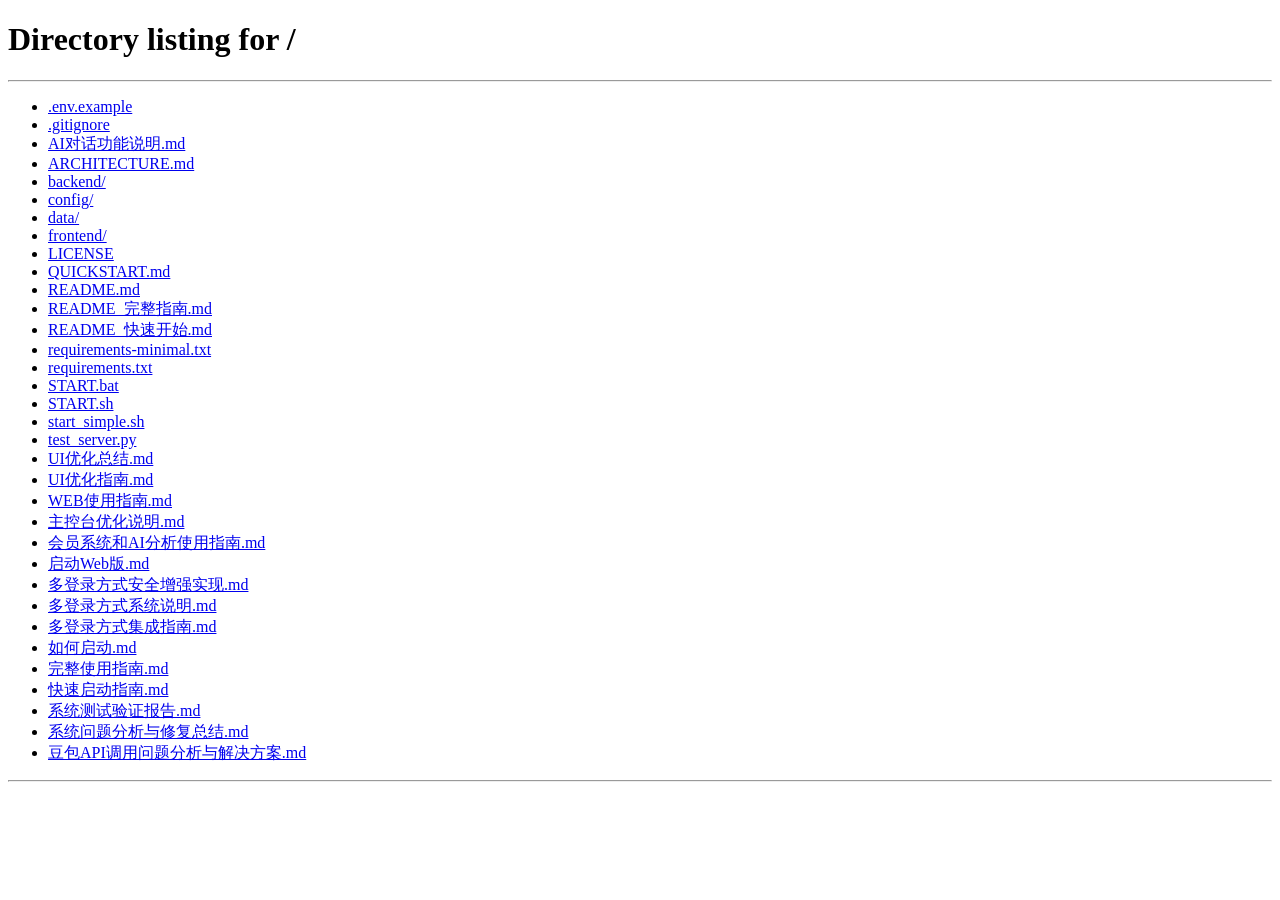
<file: frontend/public/account_settings.html>
<!DOCTYPE html>
<html lang="zh-CN">
<head>
    <meta charset="UTF-8">
    <meta name="viewport" content="width=device-width, initial-scale=1.0">
    <title>账号设置 - AI陪伴学习系统</title>
    <link rel="stylesheet" href="styles/design-system.css">
    <style>
        * {
            margin: 0;
            padding: 0;
            box-sizing: border-box;
        }

        body {
            font-family: -apple-system, BlinkMacSystemFont, "Segoe UI", "PingFang SC", sans-serif;
            background: #f5f5f5;
            padding: 20px;
        }

        .container {
            max-width: 900px;
            margin: 0 auto;
        }

        .header {
            background: white;
            padding: 30px;
            border-radius: 12px;
            box-shadow: 0 2px 8px rgba(0,0,0,0.1);
            margin-bottom: 20px;
        }

        .header h1 {
            color: #333;
            margin-bottom: 10px;
        }

        .header p {
            color: #666;
        }

        .card {
            background: white;
            padding: 30px;
            border-radius: 12px;
            box-shadow: 0 2px 8px rgba(0,0,0,0.1);
            margin-bottom: 20px;
        }

        .card h2 {
            color: #333;
            margin-bottom: 20px;
            padding-bottom: 10px;
            border-bottom: 2px solid #f0f0f0;
        }

        .account-item {
            display: flex;
            align-items: center;
            justify-content: space-between;
            padding: 15px;
            border: 2px solid #e0e0e0;
            border-radius: 8px;
            margin-bottom: 15px;
            transition: all 0.3s;
        }

        .account-item:hover {
            border-color: #667eea;
            background: #f8f9ff;
        }

        .account-item.linked {
            border-color: #4caf50;
            background: #f1f8f4;
        }

        .account-info {
            display: flex;
            align-items: center;
            gap: 15px;
        }

        .account-icon {
            width: 48px;
            height: 48px;
            border-radius: 50%;
            background: linear-gradient(135deg, #667eea 0%, #764ba2 100%);
            display: flex;
            align-items: center;
            justify-content: center;
            color: white;
            font-size: 24px;
        }

        .account-icon.phone {
            background: linear-gradient(135deg, #f093fb 0%, #f5576c 100%);
        }

        .account-icon.email {
            background: linear-gradient(135deg, #4facfe 0%, #00f2fe 100%);
        }

        .account-icon.wechat {
            background: linear-gradient(135deg, #07c160 0%, #4cd964 100%);
        }

        .account-details {
            flex: 1;
        }

        .account-name {
            font-weight: 600;
            color: #333;
            margin-bottom: 5px;
        }

        .account-value {
            color: #666;
            font-size: 14px;
        }

        .account-status {
            padding: 4px 12px;
            border-radius: 12px;
            font-size: 12px;
            font-weight: 500;
        }

        .status-linked {
            background: #e8f5e9;
            color: #2e7d32;
        }

        .status-unlinked {
            background: #fef1e6;
            color: #e65100;
        }

        .btn {
            padding: 8px 16px;
            border: none;
            border-radius: 6px;
            cursor: pointer;
            font-size: 14px;
            transition: all 0.3s;
        }

        .btn-primary {
            background: #667eea;
            color: white;
        }

        .btn-primary:hover {
            background: #5568d3;
        }

        .btn-danger {
            background: #f44336;
            color: white;
        }

        .btn-danger:hover {
            background: #d32f2f;
        }

        .btn:disabled {
            opacity: 0.5;
            cursor: not-allowed;
        }

        .form-group {
            margin-bottom: 20px;
        }

        .form-group label {
            display: block;
            margin-bottom: 8px;
            color: #333;
            font-weight: 500;
        }

        .form-group input {
            width: 100%;
            padding: 12px;
            border: 2px solid #e0e0e0;
            border-radius: 8px;
            font-size: 16px;
        }

        .form-group input:focus {
            outline: none;
            border-color: #667eea;
        }

        .input-group {
            display: flex;
            gap: 10px;
        }

        .input-group input {
            flex: 1;
        }

        .modal {
            display: none;
            position: fixed;
            top: 0;
            left: 0;
            width: 100%;
            height: 100%;
            background: rgba(0,0,0,0.5);
            z-index: 1000;
            align-items: center;
            justify-content: center;
        }

        .modal.active {
            display: flex;
        }

        .modal-content {
            background: white;
            padding: 30px;
            border-radius: 12px;
            max-width: 500px;
            width: 90%;
        }

        .modal-header {
            margin-bottom: 20px;
        }

        .modal-header h3 {
            color: #333;
        }

        .modal-footer {
            display: flex;
            gap: 10px;
            justify-content: flex-end;
            margin-top: 20px;
        }

        .message {
            padding: 12px;
            border-radius: 8px;
            margin-bottom: 20px;
            display: none;
        }

        .message.error {
            background: #fee;
            border: 1px solid #fcc;
            color: #c33;
        }

        .message.success {
            background: #efe;
            border: 1px solid #cfc;
            color: #3c3;
        }

        .message.show {
            display: block;
        }

        .back-link {
            display: inline-block;
            margin-bottom: 20px;
            color: #667eea;
            text-decoration: none;
            font-weight: 500;
        }

        .back-link:hover {
            text-decoration: underline;
        }
    </style>
</head>
<body>
    <div class="container">
        <a href="/student" class="back-link">← 返回主页</a>

        <div class="header">
            <h1>账号设置</h1>
            <p>管理您的登录方式，绑定多个账号以便更方便地登录</p>
        </div>

        <div id="messageBox" class="message"></div>

        <div class="card">
            <h2>已关联账号</h2>

            <!-- 手机号 -->
            <div class="account-item" id="phoneAccount">
                <div class="account-info">
                    <div class="account-icon phone">📱</div>
                    <div class="account-details">
                        <div class="account-name">手机号</div>
                        <div class="account-value" id="phoneValue">未绑定</div>
                    </div>
                </div>
                <div>
                    <span class="account-status status-unlinked" id="phoneStatus">未绑定</span>
                    <button class="btn btn-primary" onclick="showBindPhoneModal()" id="phoneBindBtn">绑定</button>
                    <button class="btn btn-danger" onclick="unbindAccount('phone')" id="phoneUnbindBtn" style="display: none;">解绑</button>
                </div>
            </div>

            <!-- 邮箱 -->
            <div class="account-item" id="emailAccount">
                <div class="account-info">
                    <div class="account-icon email">📧</div>
                    <div class="account-details">
                        <div class="account-name">邮箱</div>
                        <div class="account-value" id="emailValue">未绑定</div>
                    </div>
                </div>
                <div>
                    <span class="account-status status-unlinked" id="emailStatus">未绑定</span>
                    <button class="btn btn-primary" onclick="showBindEmailModal()" id="emailBindBtn">绑定</button>
                    <button class="btn btn-danger" onclick="unbindAccount('email')" id="emailUnbindBtn" style="display: none;">解绑</button>
                </div>
            </div>

            <!-- 微信H5 -->
            <div class="account-item" id="wechatH5Account">
                <div class="account-info">
                    <div class="account-icon wechat">🔐</div>
                    <div class="account-details">
                        <div class="account-name">微信网页</div>
                        <div class="account-value" id="wechatH5Value">未绑定</div>
                    </div>
                </div>
                <div>
                    <span class="account-status status-unlinked" id="wechatH5Status">未绑定</span>
                    <button class="btn btn-primary" onclick="bindWeChatH5()" id="wechatH5BindBtn">绑定</button>
                    <button class="btn btn-danger" onclick="unbindAccount('wechat_h5')" id="wechatH5UnbindBtn" style="display: none;">解绑</button>
                </div>
            </div>

            <!-- 微信小程序 -->
            <div class="account-item" id="wechatMiniAccount">
                <div class="account-info">
                    <div class="account-icon wechat">📱</div>
                    <div class="account-details">
                        <div class="account-name">微信小程序</div>
                        <div class="account-value" id="wechatMiniValue">未绑定</div>
                    </div>
                </div>
                <div>
                    <span class="account-status status-unlinked" id="wechatMiniStatus">未绑定</span>
                    <button class="btn btn-primary" onclick="bindWeChatMini()" id="wechatMiniBindBtn">绑定</button>
                    <button class="btn btn-danger" onclick="unbindAccount('wechat_mini')" id="wechatMiniUnbindBtn" style="display: none;">解绑</button>
                </div>
            </div>
        </div>

        <div class="card">
            <h2>安全提示</h2>
            <ul style="color: #666; line-height: 1.8; padding-left: 20px;">
                <li>建议至少绑定两种登录方式，避免无法登录</li>
                <li>解绑账号前请确保还有其他可用的登录方式</li>
                <li>绑定手机号后可以使用验证码快速登录</li>
                <li>微信登录需要联系管理员配置</li>
            </ul>
        </div>
    </div>

    <!-- 绑定手机号弹窗 -->
    <div id="bindPhoneModal" class="modal">
        <div class="modal-content">
            <div class="modal-header">
                <h3>绑定手机号</h3>
            </div>

            <div class="form-group">
                <label>手机号</label>
                <input type="tel" id="bindPhoneNumber" placeholder="请输入手机号">
            </div>

            <div class="form-group">
                <label>验证码</label>
                <div class="input-group">
                    <input type="text" id="bindPhoneCode" placeholder="请输入验证码">
                    <button class="btn btn-primary" onclick="sendBindSMS()" id="bindPhoneSendBtn">发送验证码</button>
                </div>
            </div>

            <div class="modal-footer">
                <button class="btn" onclick="closeModal('bindPhoneModal')">取消</button>
                <button class="btn btn-primary" onclick="handleBindPhone()">确认绑定</button>
            </div>
        </div>
    </div>

    <!-- 绑定邮箱弹窗 -->
    <div id="bindEmailModal" class="modal">
        <div class="modal-content">
            <div class="modal-header">
                <h3>绑定邮箱</h3>
            </div>

            <div class="form-group">
                <label>邮箱地址</label>
                <input type="email" id="bindEmailAddress" placeholder="请输入邮箱">
            </div>

            <div class="form-group">
                <label>密码</label>
                <input type="password" id="bindEmailPassword" placeholder="设置此邮箱的登录密码">
            </div>

            <div class="modal-footer">
                <button class="btn" onclick="closeModal('bindEmailModal')">取消</button>
                <button class="btn btn-primary" onclick="handleBindEmail()">确认绑定</button>
            </div>
        </div>
    </div>

    <script>
        const token = localStorage.getItem('token');
        let smsCountdown = 0;

        // 页面加载时获取账号信息
        window.onload = () => {
            if (!token) {
                window.location.href = '/';
                return;
            }
            loadAccounts();
        };

        // 加载账号信息
        async function loadAccounts() {
            try {
                const response = await fetch('/api/auth/accounts', {
                    headers: {'Authorization': `Bearer ${token}`}
                });

                const result = await response.json();

                if (result.success) {
                    updateAccountDisplay(result.data.accounts);
                } else {
                    showMessage('error', '加载账号信息失败');
                }
            } catch (error) {
                console.error('加载账号错误:', error);
                showMessage('error', '网络错误，请刷新重试');
            }
        }

        // 更新账号显示
        function updateAccountDisplay(accounts) {
            // 重置所有账号显示
            const types = ['phone', 'email', 'wechat_h5', 'wechat_mini'];
            types.forEach(type => {
                updateSingleAccount(type, null);
            });

            // 更新已绑定的账号
            accounts.forEach(account => {
                updateSingleAccount(account.auth_type, account.auth_identifier);
            });
        }

        // 更新单个账号显示
        function updateSingleAccount(type, identifier) {
            const typeMap = {
                'phone': 'phone',
                'email': 'email',
                'wechat_h5': 'wechatH5',
                'wechat_mini': 'wechatMini'
            };

            const id = typeMap[type];
            if (!id) return;

            const valueEl = document.getElementById(`${id}Value`);
            const statusEl = document.getElementById(`${id}Status`);
            const bindBtn = document.getElementById(`${id}BindBtn`);
            const unbindBtn = document.getElementById(`${id}UnbindBtn`);
            const accountItem = document.getElementById(`${id}Account`);

            if (identifier) {
                // 已绑定
                valueEl.textContent = maskSensitive(identifier, type);
                statusEl.textContent = '已绑定';
                statusEl.className = 'account-status status-linked';
                bindBtn.style.display = 'none';
                unbindBtn.style.display = 'inline-block';
                accountItem.classList.add('linked');
            } else {
                // 未绑定
                valueEl.textContent = '未绑定';
                statusEl.textContent = '未绑定';
                statusEl.className = 'account-status status-unlinked';
                bindBtn.style.display = 'inline-block';
                unbindBtn.style.display = 'none';
                accountItem.classList.remove('linked');
            }
        }

        // 脱敏显示
        function maskSensitive(value, type) {
            if (type === 'phone') {
                return value.replace(/(\d{3})\d{4}(\d{4})/, '$1****$2');
            } else if (type === 'email') {
                const [name, domain] = value.split('@');
                if (name.length > 3) {
                    return name.substring(0, 3) + '***@' + domain;
                }
                return value;
            }
            return value;
        }

        // 显示绑定手机号弹窗
        function showBindPhoneModal() {
            document.getElementById('bindPhoneModal').classList.add('active');
        }

        // 显示绑定邮箱弹窗
        function showBindEmailModal() {
            document.getElementById('bindEmailModal').classList.add('active');
        }

        // 关闭弹窗
        function closeModal(modalId) {
            document.getElementById(modalId).classList.remove('active');
        }

        // 发送绑定手机验证码
        async function sendBindSMS() {
            const phoneNumber = document.getElementById('bindPhoneNumber').value.trim();

            if (!phoneNumber) {
                showMessage('error', '请输入手机号');
                return;
            }

            const btn = document.getElementById('bindPhoneSendBtn');
            btn.disabled = true;

            try {
                const response = await fetch('/api/auth/sms/send', {
                    method: 'POST',
                    headers: {'Content-Type': 'application/json'},
                    body: JSON.stringify({ phone_number: phoneNumber, purpose: 'bind' })
                });

                const result = await response.json();

                if (result.success) {
                    showMessage('success', '验证码已发送');
                    startCountdown(btn);
                } else {
                    showMessage('error', result.message || '发送失败');
                    btn.disabled = false;
                }
            } catch (error) {
                console.error('发送验证码错误:', error);
                showMessage('error', '网络错误');
                btn.disabled = false;
            }
        }

        // 倒计时
        function startCountdown(btn) {
            smsCountdown = 60;
            updateCountdown(btn);
        }

        function updateCountdown(btn) {
            if (smsCountdown > 0) {
                btn.textContent = `${smsCountdown}秒后重发`;
                smsCountdown--;
                setTimeout(() => updateCountdown(btn), 1000);
            } else {
                btn.textContent = '发送验证码';
                btn.disabled = false;
            }
        }

        // 绑定手机号
        async function handleBindPhone() {
            const phoneNumber = document.getElementById('bindPhoneNumber').value.trim();
            const code = document.getElementById('bindPhoneCode').value.trim();

            if (!phoneNumber || !code) {
                showMessage('error', '请填写手机号和验证码');
                return;
            }

            try {
                const response = await fetch('/api/auth/bind/phone', {
                    method: 'POST',
                    headers: {
                        'Content-Type': 'application/json',
                        'Authorization': `Bearer ${token}`
                    },
                    body: JSON.stringify({ phone_number: phoneNumber, code })
                });

                const result = await response.json();

                if (result.success) {
                    showMessage('success', '绑定成功');
                    closeModal('bindPhoneModal');
                    loadAccounts();
                } else {
                    showMessage('error', result.message || '绑定失败');
                }
            } catch (error) {
                console.error('绑定手机号错误:', error);
                showMessage('error', '网络错误');
            }
        }

        // 绑定邮箱
        async function handleBindEmail() {
            const email = document.getElementById('bindEmailAddress').value.trim();
            const password = document.getElementById('bindEmailPassword').value;

            if (!email || !password) {
                showMessage('error', '请填写邮箱和密码');
                return;
            }

            try {
                const response = await fetch('/api/auth/bind/email', {
                    method: 'POST',
                    headers: {
                        'Content-Type': 'application/json',
                        'Authorization': `Bearer ${token}`
                    },
                    body: JSON.stringify({ email, password })
                });

                const result = await response.json();

                if (result.success) {
                    showMessage('success', '绑定成功');
                    closeModal('bindEmailModal');
                    loadAccounts();
                } else {
                    showMessage('error', result.message || '绑定失败');
                }
            } catch (error) {
                console.error('绑定邮箱错误:', error);
                showMessage('error', '网络错误');
            }
        }

        // 解绑账号
        async function unbindAccount(authType) {
            if (!confirm(`确定要解绑此账号吗？请确保您还有其他登录方式。`)) {
                return;
            }

            try {
                const response = await fetch('/api/auth/unbind', {
                    method: 'POST',
                    headers: {
                        'Content-Type': 'application/json',
                        'Authorization': `Bearer ${token}`
                    },
                    body: JSON.stringify({ auth_type: authType })
                });

                const result = await response.json();

                if (result.success) {
                    showMessage('success', '解绑成功');
                    loadAccounts();
                } else {
                    showMessage('error', result.message || '解绑失败');
                }
            } catch (error) {
                console.error('解绑错误:', error);
                showMessage('error', '网络错误');
            }
        }

        // 绑定微信H5
        function bindWeChatH5() {
            showMessage('error', '微信H5登录需要配置微信公众号，请联系管理员');
        }

        // 绑定微信小程序
        function bindWeChatMini() {
            showMessage('error', '微信小程序登录需要在小程序中使用');
        }

        // 显示消息
        function showMessage(type, text) {
            const messageBox = document.getElementById('messageBox');
            messageBox.className = `message ${type} show`;
            messageBox.textContent = text;

            // 3秒后自动隐藏
            setTimeout(() => {
                messageBox.classList.remove('show');
            }, 3000);
        }
    </script>
</body>
</html>
</file>
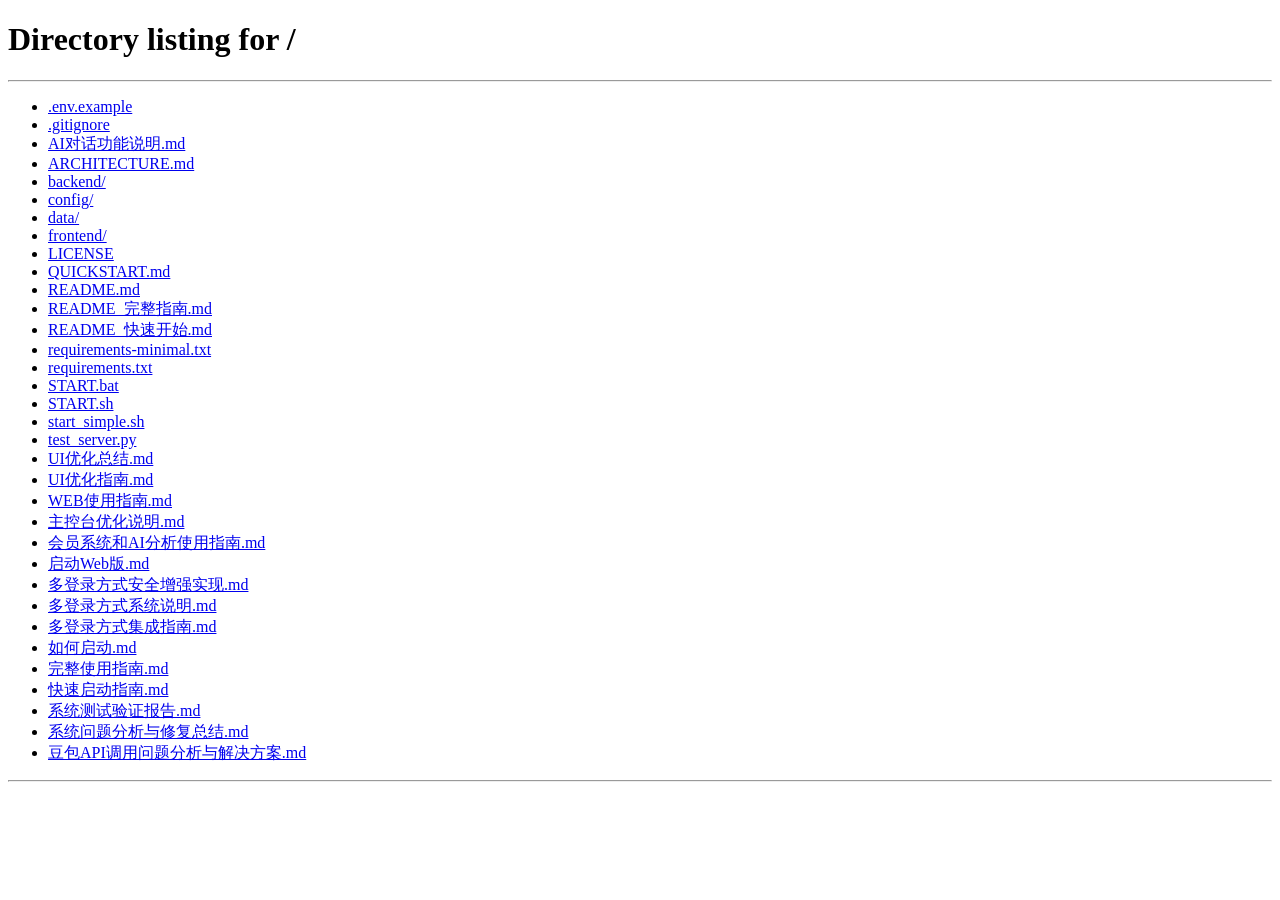
<file: frontend/public/account_settings_modern.html>
<!DOCTYPE html>
<html lang="zh-CN">
<head>
    <meta charset="UTF-8">
    <meta name="viewport" content="width=device-width, initial-scale=1.0">
    <title>账号设置 - AI陪伴学习系统</title>
    <link rel="stylesheet" href="styles/design-system-enhanced.css">
    <style>
        body {
            background: linear-gradient(135deg, #f5f7fa 0%, #e4e9f2 100%);
            min-height: 100vh;
            padding: 40px 20px;
        }

        .page-header {
            max-width: 1200px;
            margin: 0 auto 40px;
        }

        .breadcrumb {
            display: flex;
            align-items: center;
            gap: 8px;
            margin-bottom: 24px;
            font-size: 14px;
            color: var(--text-secondary);
        }

        .breadcrumb a {
            color: var(--primary-start);
            text-decoration: none;
            transition: all 0.2s;
        }

        .breadcrumb a:hover {
            color: var(--primary-end);
        }

        .page-title {
            font-size: 36px;
            font-weight: 700;
            background: var(--primary-gradient);
            -webkit-background-clip: text;
            -webkit-text-fill-color: transparent;
            background-clip: text;
            margin-bottom: 8px;
        }

        .page-subtitle {
            font-size: 16px;
            color: var(--text-secondary);
        }

        .container {
            max-width: 1200px;
            margin: 0 auto;
        }

        .settings-grid {
            display: grid;
            grid-template-columns: 280px 1fr;
            gap: 32px;
        }

        /* 侧边栏导航 */
        .sidebar {
            background: white;
            border-radius: 16px;
            padding: 24px;
            box-shadow: var(--shadow-md);
            height: fit-content;
            position: sticky;
            top: 20px;
        }

        .nav-item {
            display: flex;
            align-items: center;
            gap: 12px;
            padding: 12px 16px;
            margin-bottom: 8px;
            border-radius: 10px;
            font-size: 15px;
            color: var(--text-primary);
            cursor: pointer;
            transition: all 0.2s;
            text-decoration: none;
        }

        .nav-item:hover {
            background: var(--gray-100);
        }

        .nav-item.active {
            background: var(--primary-gradient);
            color: white;
        }

        .nav-icon {
            font-size: 20px;
        }

        /* 主内容区 */
        .content-area {
            display: flex;
            flex-direction: column;
            gap: 24px;
        }

        /* 账号卡片 */
        .account-card {
            background: white;
            border-radius: 16px;
            padding: 32px;
            box-shadow: var(--shadow-md);
            transition: all 0.3s;
        }

        .account-card:hover {
            box-shadow: var(--shadow-lg);
        }

        .section-title {
            font-size: 20px;
            font-weight: 700;
            color: var(--text-primary);
            margin-bottom: 8px;
        }

        .section-desc {
            font-size: 14px;
            color: var(--text-secondary);
            margin-bottom: 24px;
        }

        .accounts-list {
            display: flex;
            flex-direction: column;
            gap: 16px;
        }

        .account-item {
            display: flex;
            align-items: center;
            justify-content: space-between;
            padding: 20px;
            border-radius: 12px;
            border: 2px solid var(--border-light);
            transition: all 0.3s;
        }

        .account-item:hover {
            border-color: var(--primary-start);
            background: rgba(102, 126, 234, 0.02);
        }

        .account-item.linked {
            border-color: var(--success);
            background: rgba(16, 185, 129, 0.03);
        }

        .account-left {
            display: flex;
            align-items: center;
            gap: 16px;
        }

        .account-icon {
            width: 52px;
            height: 52px;
            border-radius: 12px;
            display: flex;
            align-items: center;
            justify-content: center;
            font-size: 24px;
            background: var(--primary-gradient);
            color: white;
        }

        .account-icon.phone {
            background: linear-gradient(135deg, #f093fb 0%, #f5576c 100%);
        }

        .account-icon.email {
            background: linear-gradient(135deg, #4facfe 0%, #00f2fe 100%);
        }

        .account-icon.wechat {
            background: linear-gradient(135deg, #07c160 0%, #4cd964 100%);
        }

        .account-info h3 {
            font-size: 16px;
            font-weight: 600;
            color: var(--text-primary);
            margin-bottom: 4px;
        }

        .account-value {
            font-size: 14px;
            color: var(--text-secondary);
        }

        .account-right {
            display: flex;
            align-items: center;
            gap: 12px;
        }

        .status-badge {
            padding: 6px 14px;
            border-radius: 20px;
            font-size: 12px;
            font-weight: 600;
        }

        .status-linked {
            background: rgba(16, 185, 129, 0.15);
            color: var(--success);
        }

        .status-unlinked {
            background: rgba(156, 163, 175, 0.15);
            color: var(--gray-500);
        }

        /* 安全分数卡片 */
        .security-score-card {
            background: white;
            border-radius: 16px;
            padding: 32px;
            box-shadow: var(--shadow-md);
            text-align: center;
        }

        .score-circle {
            position: relative;
            width: 160px;
            height: 160px;
            margin: 0 auto 24px;
        }

        .score-value {
            position: absolute;
            top: 50%;
            left: 50%;
            transform: translate(-50%, -50%);
            font-size: 48px;
            font-weight: 700;
            background: var(--primary-gradient);
            -webkit-background-clip: text;
            -webkit-text-fill-color: transparent;
            background-clip: text;
        }

        .score-label {
            font-size: 16px;
            color: var(--text-secondary);
            margin-bottom: 24px;
        }

        .recommendations {
            text-align: left;
        }

        .recommendation-item {
            display: flex;
            align-items: flex-start;
            gap: 12px;
            padding: 12px;
            border-radius: 8px;
            background: var(--gray-50);
            margin-bottom: 8px;
            font-size: 14px;
            color: var(--text-primary);
        }

        .recommendation-icon {
            flex-shrink: 0;
            font-size: 16px;
        }

        /* 模态框 */
        .modal-overlay {
            position: fixed;
            top: 0;
            left: 0;
            right: 0;
            bottom: 0;
            background: rgba(0, 0, 0, 0.6);
            backdrop-filter: blur(4px);
            display: none;
            align-items: center;
            justify-content: center;
            z-index: 1000;
            animation: fadeIn 0.3s ease;
        }

        .modal-overlay.active {
            display: flex;
        }

        .modal-content {
            background: white;
            border-radius: 20px;
            box-shadow: var(--shadow-2xl);
            max-width: 480px;
            width: 90%;
            max-height: 90vh;
            overflow-y: auto;
            animation: slideUp 0.3s ease;
        }

        @keyframes slideUp {
            from {
                opacity: 0;
                transform: translateY(30px);
            }
            to {
                opacity: 1;
                transform: translateY(0);
            }
        }

        .modal-header {
            padding: 28px 32px;
            border-bottom: 1px solid var(--border-light);
        }

        .modal-title {
            font-size: 22px;
            font-weight: 700;
            color: var(--text-primary);
        }

        .modal-body {
            padding: 32px;
        }

        .modal-footer {
            padding: 20px 32px;
            border-top: 1px solid var(--border-light);
            display: flex;
            gap: 12px;
            justify-content: flex-end;
        }

        /* 响应式 */
        @media (max-width: 968px) {
            .settings-grid {
                grid-template-columns: 1fr;
            }

            .sidebar {
                position: static;
                display: flex;
                overflow-x: auto;
                padding: 16px;
                gap: 8px;
            }

            .nav-item {
                white-space: nowrap;
                margin: 0;
            }

            .page-title {
                font-size: 28px;
            }

            .account-card {
                padding: 24px 20px;
            }
        }

        @media (max-width: 480px) {
            body {
                padding: 20px 16px;
            }

            .account-item {
                flex-direction: column;
                align-items: flex-start;
                gap: 16px;
            }

            .account-right {
                width: 100%;
                justify-content: space-between;
            }
        }

        /* Toast消息 */
        .toast {
            position: fixed;
            top: 20px;
            right: 20px;
            background: white;
            padding: 16px 24px;
            border-radius: 12px;
            box-shadow: var(--shadow-xl);
            display: none;
            align-items: center;
            gap: 12px;
            z-index: 9999;
            animation: slideInRight 0.3s ease;
        }

        @keyframes slideInRight {
            from {
                transform: translateX(400px);
            }
            to {
                transform: translateX(0);
            }
        }

        .toast.show {
            display: flex;
        }

        .toast-success {
            border-left: 4px solid var(--success);
        }

        .toast-error {
            border-left: 4px solid var(--error);
        }

        .toast-icon {
            font-size: 20px;
        }

        .toast-message {
            font-size: 15px;
            color: var(--text-primary);
        }
    </style>
</head>
<body>
    <!-- 页面头部 -->
    <div class="page-header">
        <div class="breadcrumb">
            <a href="/student">主页</a>
            <span>›</span>
            <span>账号设置</span>
        </div>
        <h1 class="page-title">账号设置</h1>
        <p class="page-subtitle">管理您的登录方式和账号安全</p>
    </div>

    <!-- 主容器 -->
    <div class="container">
        <div class="settings-grid">
            <!-- 侧边栏导航 -->
            <div class="sidebar">
                <div class="nav-item active">
                    <span class="nav-icon">🔐</span>
                    <span>登录方式</span>
                </div>
                <div class="nav-item">
                    <span class="nav-icon">🛡️</span>
                    <span>安全设置</span>
                </div>
                <div class="nav-item">
                    <span class="nav-icon">📊</span>
                    <span>登录历史</span>
                </div>
                <div class="nav-item">
                    <span class="nav-icon">⚙️</span>
                    <span>偏好设置</span>
                </div>
            </div>

            <!-- 主内容区 -->
            <div class="content-area">
                <!-- 安全分数卡片 -->
                <div class="security-score-card">
                    <h2 class="section-title">账号安全分数</h2>
                    <div class="score-circle">
                        <svg width="160" height="160" viewBox="0 0 160 160">
                            <circle cx="80" cy="80" r="70" fill="none" stroke="#e5e7eb" stroke-width="12"/>
                            <circle id="scoreCircle" cx="80" cy="80" r="70" fill="none" stroke="url(#gradient)"
                                    stroke-width="12" stroke-linecap="round"
                                    stroke-dasharray="440" stroke-dashoffset="440"
                                    transform="rotate(-90 80 80)"/>
                            <defs>
                                <linearGradient id="gradient" x1="0%" y1="0%" x2="100%" y2="0%">
                                    <stop offset="0%" style="stop-color:#667eea"/>
                                    <stop offset="100%" style="stop-color:#764ba2"/>
                                </linearGradient>
                            </defs>
                        </svg>
                        <div class="score-value" id="scoreValue">--</div>
                    </div>
                    <p class="score-label">您的账号安全性<span id="scoreLevel">良好</span></p>

                    <div class="recommendations" id="recommendations">
                        <!-- 动态加载建议 -->
                    </div>
                </div>

                <!-- 已关联账号 -->
                <div class="account-card">
                    <h2 class="section-title">已关联账号</h2>
                    <p class="section-desc">绑定多种登录方式，让登录更便捷</p>

                    <div class="accounts-list">
                        <!-- 手机号 -->
                        <div class="account-item" id="phoneAccount">
                            <div class="account-left">
                                <div class="account-icon phone">📱</div>
                                <div class="account-info">
                                    <h3>手机号</h3>
                                    <p class="account-value" id="phoneValue">未绑定</p>
                                </div>
                            </div>
                            <div class="account-right">
                                <span class="status-badge status-unlinked" id="phoneStatus">未绑定</span>
                                <button class="btn btn-primary btn-sm" id="phoneBindBtn" onclick="showBindPhone()">绑定</button>
                                <button class="btn btn-outline btn-sm hidden" id="phoneUnbindBtn" onclick="unbindAccount('phone')">解绑</button>
                            </div>
                        </div>

                        <!-- 邮箱 -->
                        <div class="account-item" id="emailAccount">
                            <div class="account-left">
                                <div class="account-icon email">📧</div>
                                <div class="account-info">
                                    <h3>邮箱</h3>
                                    <p class="account-value" id="emailValue">未绑定</p>
                                </div>
                            </div>
                            <div class="account-right">
                                <span class="status-badge status-unlinked" id="emailStatus">未绑定</span>
                                <button class="btn btn-primary btn-sm" id="emailBindBtn" onclick="showBindEmail()">绑定</button>
                                <button class="btn btn-outline btn-sm hidden" id="emailUnbindBtn" onclick="unbindAccount('email')">解绑</button>
                            </div>
                        </div>

                        <!-- 微信 -->
                        <div class="account-item" id="wechatAccount">
                            <div class="account-left">
                                <div class="account-icon wechat">🔐</div>
                                <div class="account-info">
                                    <h3>微信</h3>
                                    <p class="account-value" id="wechatValue">未绑定</p>
                                </div>
                            </div>
                            <div class="account-right">
                                <span class="status-badge status-unlinked" id="wechatStatus">未绑定</span>
                                <button class="btn btn-primary btn-sm" onclick="bindWechat()">绑定</button>
                            </div>
                        </div>
                    </div>
                </div>
            </div>
        </div>
    </div>

    <!-- 绑定手机号模态框 -->
    <div class="modal-overlay" id="bindPhoneModal">
        <div class="modal-content">
            <div class="modal-header">
                <h3 class="modal-title">绑定手机号</h3>
            </div>
            <div class="modal-body">
                <div class="form-group">
                    <label class="form-label">手机号</label>
                    <input type="tel" class="form-input" id="bindPhoneNumber" placeholder="请输入手机号">
                </div>
                <div class="form-group">
                    <label class="form-label">验证码</label>
                    <div class="input-group">
                        <input type="text" class="form-input" id="bindPhoneCode" placeholder="请输入验证码">
                        <button class="btn btn-secondary btn-sm" id="bindPhoneSendBtn" onclick="sendBindSMS()">获取验证码</button>
                    </div>
                </div>
            </div>
            <div class="modal-footer">
                <button class="btn btn-ghost" onclick="closeModal('bindPhoneModal')">取消</button>
                <button class="btn btn-primary" onclick="handleBindPhone()">确认绑定</button>
            </div>
        </div>
    </div>

    <!-- 绑定邮箱模态框 -->
    <div class="modal-overlay" id="bindEmailModal">
        <div class="modal-content">
            <div class="modal-header">
                <h3 class="modal-title">绑定邮箱</h3>
            </div>
            <div class="modal-body">
                <div class="form-group">
                    <label class="form-label">邮箱地址</label>
                    <input type="email" class="form-input" id="bindEmailAddress" placeholder="请输入邮箱">
                </div>
                <div class="form-group">
                    <label class="form-label">密码</label>
                    <input type="password" class="form-input" id="bindEmailPassword" placeholder="设置登录密码">
                </div>
            </div>
            <div class="modal-footer">
                <button class="btn btn-ghost" onclick="closeModal('bindEmailModal')">取消</button>
                <button class="btn btn-primary" onclick="handleBindEmail()">确认绑定</button>
            </div>
        </div>
    </div>

    <!-- Toast消息 -->
    <div class="toast" id="toast">
        <span class="toast-icon">✓</span>
        <span class="toast-message" id="toastMessage"></span>
    </div>

    <script>
        const token = localStorage.getItem('token');
        let smsCountdown = 0;

        // 页面加载
        window.onload = () => {
            if (!token) {
                window.location.href = '/';
                return;
            }
            loadAccounts();
            loadSecurityStatus();
        };

        // 加载账号信息
        async function loadAccounts() {
            try {
                const response = await fetch('/api/auth/accounts', {
                    headers: {'Authorization': `Bearer ${token}`}
                });

                const result = await response.json();

                if (result.success) {
                    updateAccountDisplay(result.data.accounts);
                }
            } catch (error) {
                console.error('加载账号失败:', error);
            }
        }

        // 更新账号显示
        function updateAccountDisplay(accounts) {
            const types = {
                'phone': 'phone',
                'email': 'email',
                'wechat_h5': 'wechat',
                'wechat_mini': 'wechat'
            };

            // 重置显示
            Object.values(types).forEach(type => {
                const typeId = type;
                document.getElementById(`${typeId}Value`).textContent = '未绑定';
                document.getElementById(`${typeId}Status`).textContent = '未绑定';
                document.getElementById(`${typeId}Status`).className = 'status-badge status-unlinked';
                document.getElementById(`${typeId}Account`).classList.remove('linked');
            });

            // 更新已绑定的账号
            accounts.forEach(account => {
                const typeId = types[account.auth_type];
                if (!typeId) return;

                const masked = maskSensitive(account.auth_identifier, account.auth_type);
                document.getElementById(`${typeId}Value`).textContent = masked;
                document.getElementById(`${typeId}Status`).textContent = '已绑定';
                document.getElementById(`${typeId}Status`).className = 'status-badge status-linked';
                document.getElementById(`${typeId}Account`).classList.add('linked');

                // 切换按钮
                if (typeId !== 'wechat') {
                    document.getElementById(`${typeId}BindBtn`).classList.add('hidden');
                    document.getElementById(`${typeId}UnbindBtn`).classList.remove('hidden');
                }
            });
        }

        // 加载安全状态
        async function loadSecurityStatus() {
            try {
                const response = await fetch('/api/auth/security-status', {
                    headers: {'Authorization': `Bearer ${token}`}
                });

                const result = await response.json();

                if (result.success) {
                    const data = result.data;
                    updateSecurityScore(data.security_score);
                    updateRecommendations(data.recommendations);
                }
            } catch (error) {
                console.error('加载安全状态失败:', error);
                // 使用默认值
                updateSecurityScore(50);
                updateRecommendations(['绑定手机号以提升安全性', '绑定邮箱以便找回密码']);
            }
        }

        // 更新安全分数
        function updateSecurityScore(score) {
            const scoreEl = document.getElementById('scoreValue');
            const scoreCircle = document.getElementById('scoreCircle');
            const levelEl = document.getElementById('scoreLevel');

            // 动画显示分数
            let current = 0;
            const interval = setInterval(() => {
                if (current >= score) {
                    clearInterval(interval);
                } else {
                    current += 2;
                    scoreEl.textContent = Math.min(current, score);

                    // 更新圆环
                    const dashoffset = 440 - (440 * Math.min(current, score)) / 100;
                    scoreCircle.style.strokeDashoffset = dashoffset;
                }
            }, 20);

            // 更新等级
            if (score >= 80) {
                levelEl.textContent = '优秀';
            } else if (score >= 60) {
                levelEl.textContent = '良好';
            } else {
                levelEl.textContent = '一般';
            }
        }

        // 更新建议
        function updateRecommendations(recommendations) {
            const container = document.getElementById('recommendations');
            container.innerHTML = '';

            recommendations.forEach(rec => {
                const item = document.createElement('div');
                item.className = 'recommendation-item';
                item.innerHTML = `
                    <span class="recommendation-icon">💡</span>
                    <span>${rec}</span>
                `;
                container.appendChild(item);
            });
        }

        // 脱敏处理
        function maskSensitive(value, type) {
            if (type === 'phone') {
                return value.replace(/(\d{3})\d{4}(\d{4})/, '$1****$2');
            } else if (type === 'email') {
                const [name, domain] = value.split('@');
                if (name.length > 3) {
                    return name.substring(0, 3) + '***@' + domain;
                }
            }
            return value;
        }

        // 显示/关闭模态框
        function showBindPhone() {
            document.getElementById('bindPhoneModal').classList.add('active');
        }

        function showBindEmail() {
            document.getElementById('bindEmailModal').classList.add('active');
        }

        function closeModal(modalId) {
            document.getElementById(modalId).classList.remove('active');
        }

        // 发送绑定验证码
        async function sendBindSMS() {
            const phone = document.getElementById('bindPhoneNumber').value.trim();

            if (!phone) {
                showToast('error', '请输入手机号');
                return;
            }

            const btn = document.getElementById('bindPhoneSendBtn');
            btn.disabled = true;

            try {
                const response = await fetch('/api/auth/sms/send', {
                    method: 'POST',
                    headers: {'Content-Type': 'application/json'},
                    body: JSON.stringify({ phone_number: phone, purpose: 'bind' })
                });

                const result = await response.json();

                if (result.success) {
                    showToast('success', '验证码已发送');
                    startCountdown(btn);
                } else {
                    showToast('error', result.error || '发送失败');
                    btn.disabled = false;
                }
            } catch (error) {
                showToast('error', '网络错误');
                btn.disabled = false;
            }
        }

        // 倒计时
        function startCountdown(btn) {
            smsCountdown = 60;
            const interval = setInterval(() => {
                if (smsCountdown > 0) {
                    btn.textContent = `${smsCountdown}秒`;
                    smsCountdown--;
                } else {
                    btn.textContent = '获取验证码';
                    btn.disabled = false;
                    clearInterval(interval);
                }
            }, 1000);
        }

        // 绑定手机号
        async function handleBindPhone() {
            const phone = document.getElementById('bindPhoneNumber').value.trim();
            const code = document.getElementById('bindPhoneCode').value.trim();

            if (!phone || !code) {
                showToast('error', '请填写完整信息');
                return;
            }

            try {
                const response = await fetch('/api/auth/bind/phone', {
                    method: 'POST',
                    headers: {
                        'Content-Type': 'application/json',
                        'Authorization': `Bearer ${token}`
                    },
                    body: JSON.stringify({ phone_number: phone, code })
                });

                const result = await response.json();

                if (result.success) {
                    showToast('success', '绑定成功');
                    closeModal('bindPhoneModal');
                    loadAccounts();
                    loadSecurityStatus();
                } else {
                    showToast('error', result.error || '绑定失败');
                }
            } catch (error) {
                showToast('error', '网络错误');
            }
        }

        // 绑定邮箱
        async function handleBindEmail() {
            const email = document.getElementById('bindEmailAddress').value.trim();
            const password = document.getElementById('bindEmailPassword').value;

            if (!email || !password) {
                showToast('error', '请填写完整信息');
                return;
            }

            try {
                const response = await fetch('/api/auth/bind/email', {
                    method: 'POST',
                    headers: {
                        'Content-Type': 'application/json',
                        'Authorization': `Bearer ${token}`
                    },
                    body: JSON.stringify({ email, password })
                });

                const result = await response.json();

                if (result.success) {
                    showToast('success', '绑定成功');
                    closeModal('bindEmailModal');
                    loadAccounts();
                    loadSecurityStatus();
                } else {
                    showToast('error', result.error || '绑定失败');
                }
            } catch (error) {
                showToast('error', '网络错误');
            }
        }

        // 解绑账号
        async function unbindAccount(authType) {
            if (!confirm('确定要解绑此账号吗？请确保您还有其他登录方式。')) {
                return;
            }

            try {
                const response = await fetch('/api/auth/unbind', {
                    method: 'POST',
                    headers: {
                        'Content-Type': 'application/json',
                        'Authorization': `Bearer ${token}`
                    },
                    body: JSON.stringify({ auth_type: authType })
                });

                const result = await response.json();

                if (result.success) {
                    showToast('success', '解绑成功');
                    loadAccounts();
                    loadSecurityStatus();
                } else {
                    showToast('error', result.error || '解绑失败');
                }
            } catch (error) {
                showToast('error', '网络错误');
            }
        }

        // 绑定微信
        function bindWechat() {
            showToast('error', '微信绑定需要配置，请联系管理员');
        }

        // Toast消息
        function showToast(type, message) {
            const toast = document.getElementById('toast');
            const toastMessage = document.getElementById('toastMessage');

            toast.className = `toast toast-${type} show`;
            toastMessage.textContent = message;

            setTimeout(() => {
                toast.classList.remove('show');
            }, 3000);
        }
    </script>
</body>
</html>
</file>
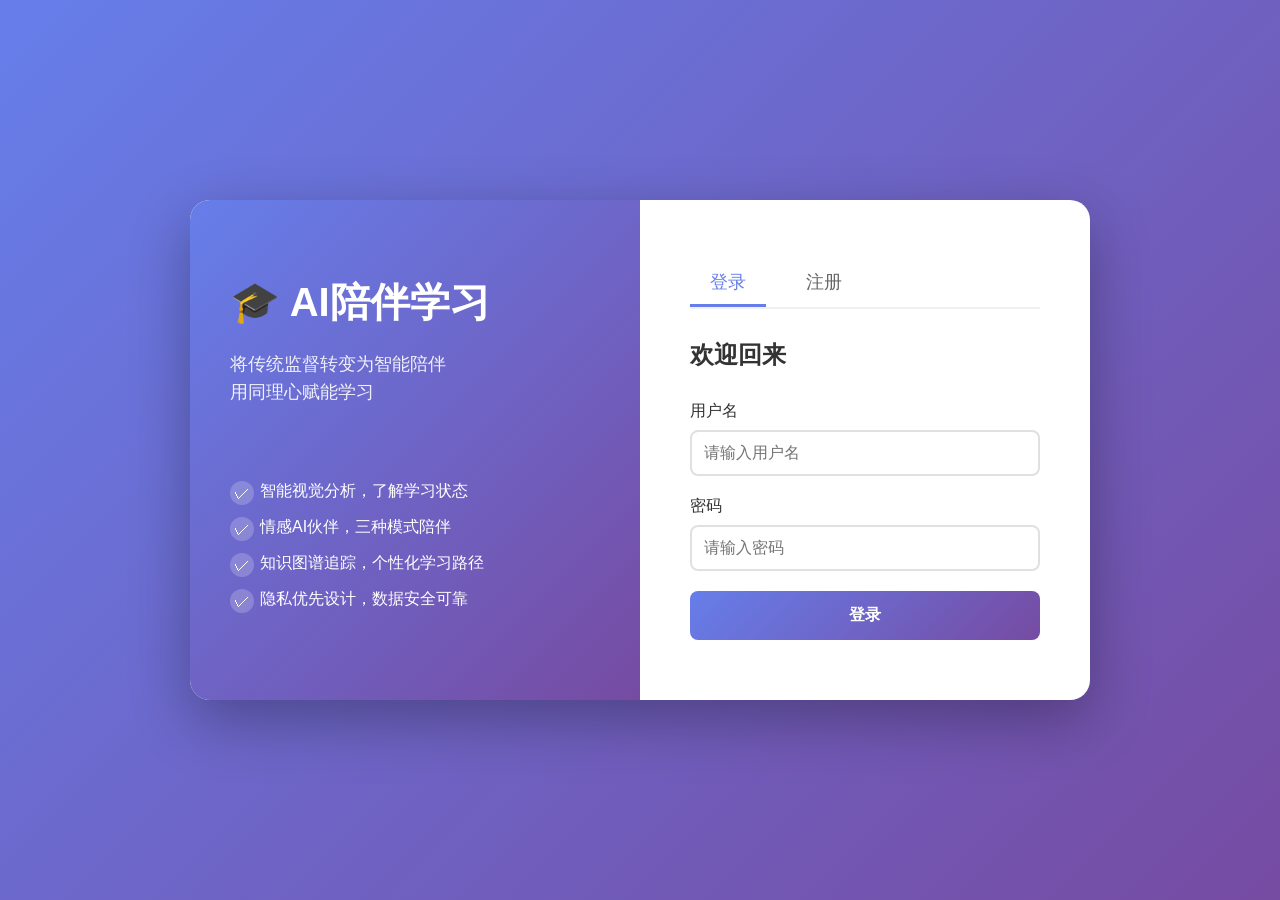
<file: frontend/public/login.html>
<!DOCTYPE html>
<html lang="zh-CN">
<head>
    <meta charset="UTF-8">
    <meta name="viewport" content="width=device-width, initial-scale=1.0">
    <title>登录 - AI陪伴学习系统</title>
    <style>
        * {
            margin: 0;
            padding: 0;
            box-sizing: border-box;
        }

        body {
            font-family: -apple-system, BlinkMacSystemFont, "Segoe UI", "PingFang SC", sans-serif;
            background: linear-gradient(135deg, #667eea 0%, #764ba2 100%);
            min-height: 100vh;
            display: flex;
            align-items: center;
            justify-content: center;
            padding: 20px;
        }

        .container {
            background: white;
            border-radius: 20px;
            box-shadow: 0 20px 60px rgba(0,0,0,0.3);
            overflow: hidden;
            max-width: 900px;
            width: 100%;
            display: grid;
            grid-template-columns: 1fr 1fr;
        }

        .left-panel {
            background: linear-gradient(135deg, #667eea 0%, #764ba2 100%);
            color: white;
            padding: 60px 40px;
            display: flex;
            flex-direction: column;
            justify-content: center;
        }

        .left-panel h1 {
            font-size: 2.5em;
            margin-bottom: 20px;
        }

        .left-panel p {
            font-size: 1.1em;
            line-height: 1.6;
            opacity: 0.9;
            margin-bottom: 30px;
        }

        .features {
            list-style: none;
            margin-top: 30px;
        }

        .features li {
            margin: 15px 0;
            padding-left: 30px;
            position: relative;
        }

        .features li::before {
            content: "✓";
            position: absolute;
            left: 0;
            background: rgba(255,255,255,0.2);
            width: 24px;
            height: 24px;
            border-radius: 50%;
            display: flex;
            align-items: center;
            justify-content: center;
        }

        .right-panel {
            padding: 60px 40px;
        }

        .form-container {
            max-width: 350px;
            margin: 0 auto;
        }

        .tabs {
            display: flex;
            gap: 20px;
            margin-bottom: 30px;
            border-bottom: 2px solid #f0f0f0;
        }

        .tab {
            padding: 10px 20px;
            cursor: pointer;
            font-size: 1.1em;
            color: #666;
            border-bottom: 3px solid transparent;
            transition: all 0.3s;
        }

        .tab.active {
            color: #667eea;
            border-bottom-color: #667eea;
        }

        .form {
            display: none;
        }

        .form.active {
            display: block;
        }

        .form-group {
            margin-bottom: 20px;
        }

        .form-group label {
            display: block;
            margin-bottom: 8px;
            color: #333;
            font-weight: 500;
        }

        .form-group input, .form-group select {
            width: 100%;
            padding: 12px;
            border: 2px solid #e0e0e0;
            border-radius: 8px;
            font-size: 16px;
            transition: border-color 0.3s;
        }

        .form-group input:focus, .form-group select:focus {
            outline: none;
            border-color: #667eea;
        }

        .btn {
            width: 100%;
            padding: 14px;
            background: linear-gradient(135deg, #667eea 0%, #764ba2 100%);
            color: white;
            border: none;
            border-radius: 8px;
            font-size: 16px;
            font-weight: 600;
            cursor: pointer;
            transition: transform 0.3s, box-shadow 0.3s;
        }

        .btn:hover {
            transform: translateY(-2px);
            box-shadow: 0 5px 15px rgba(102, 126, 234, 0.4);
        }

        .btn:disabled {
            opacity: 0.6;
            cursor: not-allowed;
            transform: none;
        }

        .error-message {
            background: #fee;
            border: 1px solid #fcc;
            color: #c33;
            padding: 12px;
            border-radius: 8px;
            margin-bottom: 20px;
            display: none;
        }

        .success-message {
            background: #efe;
            border: 1px solid #cfc;
            color: #3c3;
            padding: 12px;
            border-radius: 8px;
            margin-bottom: 20px;
            display: none;
        }

        @media (max-width: 768px) {
            .container {
                grid-template-columns: 1fr;
            }

            .left-panel {
                display: none;
            }
        }
    </style>
</head>
<body>
    <div class="container">
        <div class="left-panel">
            <h1>🎓 AI陪伴学习</h1>
            <p>将传统监督转变为智能陪伴<br>用同理心赋能学习</p>

            <ul class="features">
                <li>智能视觉分析，了解学习状态</li>
                <li>情感AI伙伴，三种模式陪伴</li>
                <li>知识图谱追踪，个性化学习路径</li>
                <li>隐私优先设计，数据安全可靠</li>
            </ul>
        </div>

        <div class="right-panel">
            <div class="form-container">
                <!-- 标签切换 -->
                <div class="tabs">
                    <div class="tab active" onclick="showTab('login')">登录</div>
                    <div class="tab" onclick="showTab('register')">注册</div>
                </div>

                <!-- 错误/成功消息 -->
                <div class="error-message" id="errorMessage"></div>
                <div class="success-message" id="successMessage"></div>

                <!-- 登录表单 -->
                <div class="form active" id="loginForm">
                    <h2 style="margin-bottom: 30px; color: #333;">欢迎回来</h2>

                    <div class="form-group">
                        <label>用户名</label>
                        <input type="text" id="loginUsername" placeholder="请输入用户名" required>
                    </div>

                    <div class="form-group">
                        <label>密码</label>
                        <input type="password" id="loginPassword" placeholder="请输入密码" required>
                    </div>

                    <button class="btn" onclick="handleLogin()">登录</button>
                </div>

                <!-- 注册表单 -->
                <div class="form" id="registerForm">
                    <h2 style="margin-bottom: 30px; color: #333;">创建账户</h2>

                    <div class="form-group">
                        <label>用户名</label>
                        <input type="text" id="registerUsername" placeholder="请输入用户名" required>
                    </div>

                    <div class="form-group">
                        <label>邮箱</label>
                        <input type="email" id="registerEmail" placeholder="请输入邮箱" required>
                    </div>

                    <div class="form-group">
                        <label>密码</label>
                        <input type="password" id="registerPassword" placeholder="请输入密码（至少6位）" required>
                    </div>

                    <div class="form-group">
                        <label>确认密码</label>
                        <input type="password" id="registerPasswordConfirm" placeholder="请再次输入密码" required>
                    </div>

                    <div class="form-group">
                        <label>姓名</label>
                        <input type="text" id="registerFullName" placeholder="请输入真实姓名">
                    </div>

                    <div class="form-group">
                        <label>用户类型</label>
                        <select id="registerUserType">
                            <option value="student">学生</option>
                            <option value="parent">家长</option>
                        </select>
                    </div>

                    <button class="btn" onclick="handleRegister()">注册</button>
                </div>
            </div>
        </div>
    </div>

    <script>
        // 切换标签
        function showTab(tab) {
            // 更新标签样式
            document.querySelectorAll('.tab').forEach(t => t.classList.remove('active'));
            event.target.classList.add('active');

            // 更新表单显示
            document.querySelectorAll('.form').forEach(f => f.classList.remove('active'));
            document.getElementById(tab + 'Form').classList.add('active');

            // 清除消息
            hideMessages();
        }

        // 显示错误消息
        function showError(message) {
            const errorDiv = document.getElementById('errorMessage');
            errorDiv.textContent = message;
            errorDiv.style.display = 'block';
            document.getElementById('successMessage').style.display = 'none';
        }

        // 显示成功消息
        function showSuccess(message) {
            const successDiv = document.getElementById('successMessage');
            successDiv.textContent = message;
            successDiv.style.display = 'block';
            document.getElementById('errorMessage').style.display = 'none';
        }

        // 隐藏消息
        function hideMessages() {
            document.getElementById('errorMessage').style.display = 'none';
            document.getElementById('successMessage').style.display = 'none';
        }

        // 处理登录
        async function handleLogin() {
            const username = document.getElementById('loginUsername').value.trim();
            const password = document.getElementById('loginPassword').value;

            if (!username || !password) {
                showError('请填写所有字段');
                return;
            }

            try {
                const response = await fetch('/api/auth/login', {
                    method: 'POST',
                    headers: {'Content-Type': 'application/json'},
                    body: JSON.stringify({ username, password })
                });

                const result = await response.json();

                if (result.success) {
                    // 保存令牌
                    localStorage.setItem('token', result.data.token);
                    localStorage.setItem('user', JSON.stringify(result.data));

                    showSuccess('登录成功！正在跳转...');

                    // 根据用户类型跳转
                    setTimeout(() => {
                        if (result.data.user_type === 'student') {
                            window.location.href = '/student';
                        } else if (result.data.user_type === 'parent') {
                            window.location.href = '/parent';
                        }
                    }, 1000);
                } else {
                    showError(result.detail || '登录失败');
                }
            } catch (error) {
                console.error('登录错误:', error);
                showError('连接服务器失败，请确保后端正在运行');
            }
        }

        // 处理注册
        async function handleRegister() {
            const username = document.getElementById('registerUsername').value.trim();
            const email = document.getElementById('registerEmail').value.trim();
            const password = document.getElementById('registerPassword').value;
            const passwordConfirm = document.getElementById('registerPasswordConfirm').value;
            const fullName = document.getElementById('registerFullName').value.trim();
            const userType = document.getElementById('registerUserType').value;

            // 验证
            if (!username || !email || !password) {
                showError('请填写所有必填字段');
                return;
            }

            if (password.length < 6) {
                showError('密码至少需要6个字符');
                return;
            }

            if (password !== passwordConfirm) {
                showError('两次输入的密码不一致');
                return;
            }

            try {
                const response = await fetch('/api/auth/register', {
                    method: 'POST',
                    headers: {'Content-Type': 'application/json'},
                    body: JSON.stringify({
                        username,
                        email,
                        password,
                        full_name: fullName,
                        user_type: userType
                    })
                });

                const result = await response.json();

                if (result.success) {
                    // 保存令牌
                    localStorage.setItem('token', result.data.token);
                    localStorage.setItem('user', JSON.stringify(result.data));

                    showSuccess('注册成功！正在跳转...');

                    // 根据用户类型跳转
                    setTimeout(() => {
                        if (result.data.user_type === 'student') {
                            window.location.href = '/student';
                        } else if (result.data.user_type === 'parent') {
                            window.location.href = '/parent';
                        }
                    }, 1000);
                } else {
                    showError(result.detail || '注册失败');
                }
            } catch (error) {
                console.error('注册错误:', error);
                showError('连接服务器失败，请确保后端正在运行');
            }
        }

        // 回车提交
        document.addEventListener('DOMContentLoaded', () => {
            document.getElementById('loginPassword').addEventListener('keypress', (e) => {
                if (e.key === 'Enter') handleLogin();
            });

            document.getElementById('registerPasswordConfirm').addEventListener('keypress', (e) => {
                if (e.key === 'Enter') handleRegister();
            });
        });

        // 检查是否已登录
        window.onload = () => {
            const token = localStorage.getItem('token');
            const user = JSON.parse(localStorage.getItem('user') || '{}');

            if (token && user.user_type) {
                // 已登录，直接跳转
                if (user.user_type === 'student') {
                    window.location.href = '/student';
                } else if (user.user_type === 'parent') {
                    window.location.href = '/parent';
                }
            }
        };
    </script>
</body>
</html>
</file>
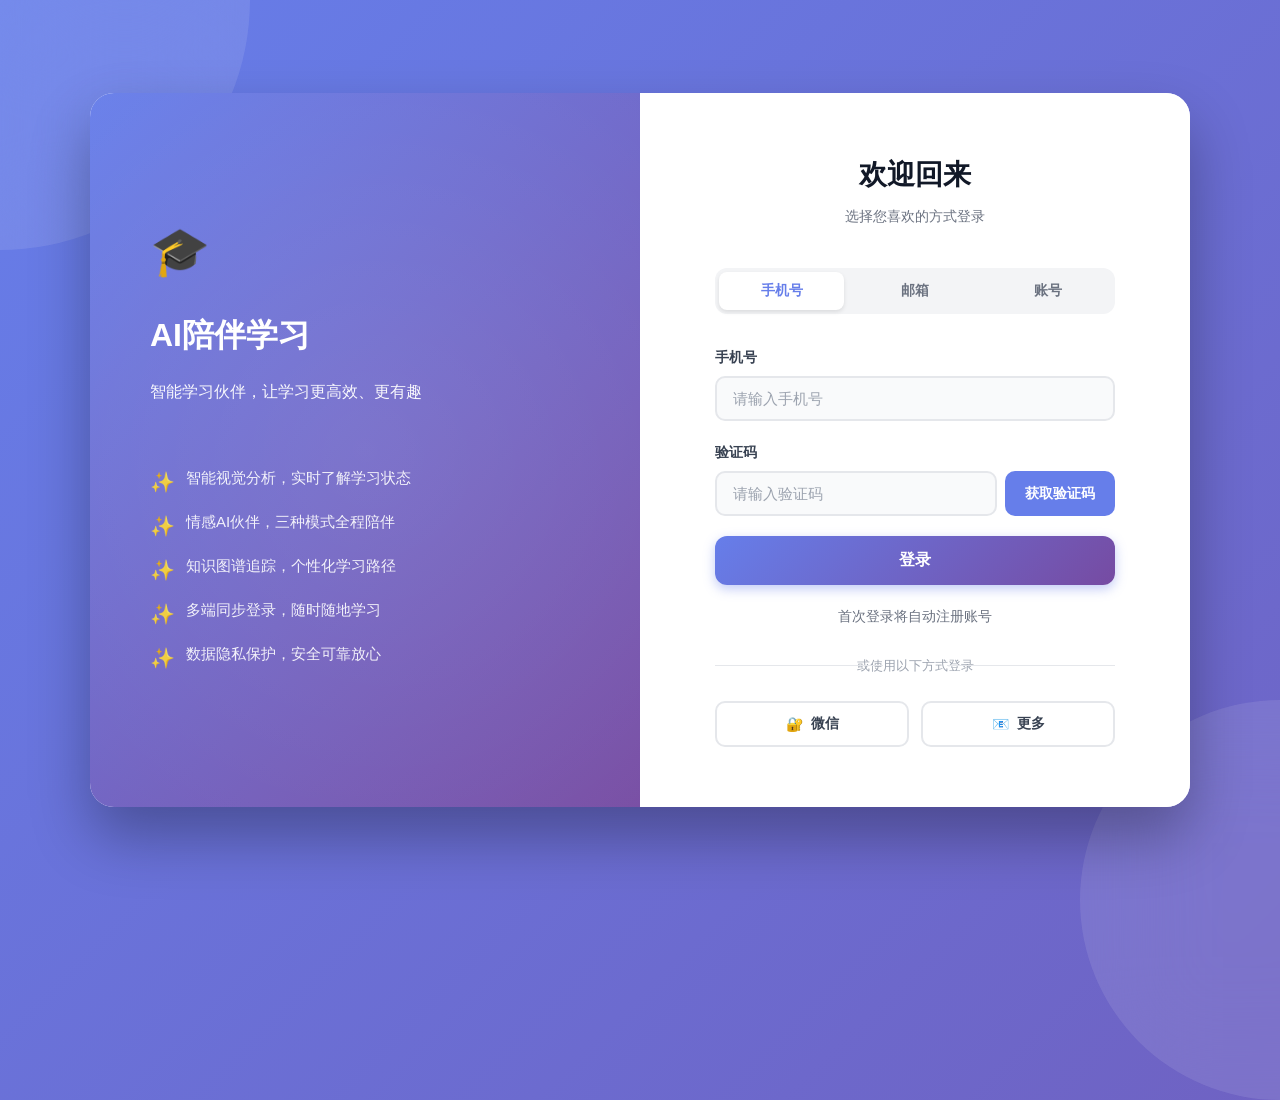
<file: frontend/public/login_modern.html>
<!DOCTYPE html>
<html lang="zh-CN">
<head>
    <meta charset="UTF-8">
    <meta name="viewport" content="width=device-width, initial-scale=1.0">
    <title>登录 - AI陪伴学习系统</title>
    <link rel="stylesheet" href="styles/design-system-enhanced.css">
    <style>
        body {
            margin: 0;
            min-height: 100vh;
            background: linear-gradient(135deg, #667eea 0%, #764ba2 50%, #f093fb 100%);
            background-size: 400% 400%;
            animation: gradient-shift 15s ease infinite;
            display: flex;
            align-items: center;
            justify-content: center;
            padding: 20px;
            position: relative;
            overflow: hidden;
        }

        @keyframes gradient-shift {
            0%, 100% { background-position: 0% 50%; }
            50% { background-position: 100% 50%; }
        }

        /* 背景装饰圆圈 */
        .bg-decoration {
            position: absolute;
            border-radius: 50%;
            background: rgba(255, 255, 255, 0.1);
            backdrop-filter: blur(60px);
            pointer-events: none;
        }

        .circle-1 {
            width: 500px;
            height: 500px;
            top: -250px;
            left: -250px;
            animation: float 20s ease-in-out infinite;
        }

        .circle-2 {
            width: 400px;
            height: 400px;
            bottom: -200px;
            right: -200px;
            animation: float 25s ease-in-out infinite reverse;
        }

        .circle-3 {
            width: 300px;
            height: 300px;
            top: 50%;
            left: 50%;
            transform: translate(-50%, -50%);
            animation: float 30s ease-in-out infinite;
        }

        @keyframes float {
            0%, 100% {
                transform: translate(0, 0) scale(1);
            }
            33% {
                transform: translate(30px, -50px) scale(1.1);
            }
            66% {
                transform: translate(-20px, 20px) scale(0.9);
            }
        }

        /* 主容器 */
        .login-container {
            position: relative;
            z-index: 1;
            width: 100%;
            max-width: 1100px;
            display: grid;
            grid-template-columns: 1fr 1fr;
            gap: 0;
            background: rgba(255, 255, 255, 0.95);
            backdrop-filter: blur(20px);
            border-radius: 24px;
            box-shadow: 0 30px 60px rgba(0, 0, 0, 0.3);
            overflow: hidden;
            animation: slideUp 0.6s ease;
        }

        @keyframes slideUp {
            from {
                opacity: 0;
                transform: translateY(30px);
            }
            to {
                opacity: 1;
                transform: translateY(0);
            }
        }

        /* 左侧面板 */
        .left-panel {
            background: linear-gradient(135deg, #667eea 0%, #764ba2 100%);
            padding: 60px;
            display: flex;
            flex-direction: column;
            justify-content: center;
            color: white;
            position: relative;
            overflow: hidden;
        }

        .left-panel::before {
            content: '';
            position: absolute;
            top: -50%;
            left: -50%;
            width: 200%;
            height: 200%;
            background: radial-gradient(circle, rgba(255,255,255,0.1) 0%, transparent 70%);
            animation: rotate 20s linear infinite;
        }

        @keyframes rotate {
            from { transform: rotate(0deg); }
            to { transform: rotate(360deg); }
        }

        .logo {
            font-size: 48px;
            margin-bottom: 20px;
            position: relative;
            z-index: 1;
        }

        .left-panel h1 {
            font-size: 32px;
            font-weight: 700;
            margin-bottom: 16px;
            position: relative;
            z-index: 1;
        }

        .left-panel p {
            font-size: 16px;
            line-height: 1.8;
            opacity: 0.95;
            margin-bottom: 40px;
            position: relative;
            z-index: 1;
        }

        .features {
            list-style: none;
            position: relative;
            z-index: 1;
        }

        .features li {
            margin: 20px 0;
            padding-left: 36px;
            position: relative;
            font-size: 15px;
            opacity: 0.9;
        }

        .features li::before {
            content: "✨";
            position: absolute;
            left: 0;
            font-size: 20px;
        }

        /* 右侧表单面板 */
        .right-panel {
            padding: 60px;
            background: white;
        }

        .form-container {
            max-width: 400px;
            margin: 0 auto;
        }

        .welcome-text {
            text-align: center;
            margin-bottom: 40px;
        }

        .welcome-text h2 {
            font-size: 28px;
            font-weight: 700;
            color: #111827;
            margin-bottom: 8px;
        }

        .welcome-text p {
            font-size: 14px;
            color: #6b7280;
        }

        /* 标签页 */
        .tabs {
            display: flex;
            gap: 8px;
            margin-bottom: 32px;
            background: #f3f4f6;
            padding: 4px;
            border-radius: 12px;
        }

        .tab {
            flex: 1;
            padding: 10px 16px;
            text-align: center;
            font-size: 14px;
            font-weight: 600;
            color: #6b7280;
            border-radius: 8px;
            cursor: pointer;
            transition: all 0.3s ease;
            border: none;
            background: transparent;
        }

        .tab.active {
            background: white;
            color: #667eea;
            box-shadow: 0 2px 4px rgba(0, 0, 0, 0.1);
        }

        .tab:hover:not(.active) {
            color: #667eea;
        }

        /* 表单样式 */
        .form-tab {
            display: none;
        }

        .form-tab.active {
            display: block;
            animation: fadeIn 0.4s ease;
        }

        .form-group {
            margin-bottom: 20px;
        }

        .form-label {
            display: block;
            margin-bottom: 8px;
            font-size: 14px;
            font-weight: 600;
            color: #374151;
        }

        .form-input {
            width: 100%;
            padding: 12px 16px;
            font-size: 15px;
            border: 2px solid #e5e7eb;
            border-radius: 10px;
            transition: all 0.3s ease;
            background: #f9fafb;
        }

        .form-input:focus {
            outline: none;
            border-color: #667eea;
            background: white;
            box-shadow: 0 0 0 3px rgba(102, 126, 234, 0.1);
        }

        .input-with-btn {
            display: flex;
            gap: 8px;
        }

        .input-with-btn .form-input {
            flex: 1;
        }

        .btn-send-code {
            flex-shrink: 0;
            padding: 12px 20px;
            background: #667eea;
            color: white;
            border: none;
            border-radius: 10px;
            font-size: 14px;
            font-weight: 600;
            cursor: pointer;
            transition: all 0.3s ease;
            white-space: nowrap;
        }

        .btn-send-code:hover:not(:disabled) {
            background: #5568d3;
            transform: translateY(-1px);
        }

        .btn-send-code:disabled {
            opacity: 0.6;
            cursor: not-allowed;
        }

        .btn-submit {
            width: 100%;
            padding: 14px;
            background: linear-gradient(135deg, #667eea 0%, #764ba2 100%);
            color: white;
            border: none;
            border-radius: 12px;
            font-size: 16px;
            font-weight: 600;
            cursor: pointer;
            transition: all 0.3s ease;
            box-shadow: 0 4px 12px rgba(102, 126, 234, 0.4);
        }

        .btn-submit:hover:not(:disabled) {
            transform: translateY(-2px);
            box-shadow: 0 6px 20px rgba(102, 126, 234, 0.5);
        }

        .btn-submit:disabled {
            opacity: 0.6;
            cursor: not-allowed;
            transform: none !important;
        }

        .divider {
            text-align: center;
            margin: 24px 0;
            position: relative;
        }

        .divider::before,
        .divider::after {
            content: '';
            position: absolute;
            top: 50%;
            width: 42%;
            height: 1px;
            background: #e5e7eb;
        }

        .divider::before {
            left: 0;
        }

        .divider::after {
            right: 0;
        }

        .divider-text {
            display: inline-block;
            padding: 0 12px;
            background: white;
            color: #9ca3af;
            font-size: 13px;
        }

        .social-login {
            display: flex;
            gap: 12px;
        }

        .social-btn {
            flex: 1;
            padding: 12px;
            background: white;
            border: 2px solid #e5e7eb;
            border-radius: 10px;
            cursor: pointer;
            transition: all 0.3s ease;
            display: flex;
            align-items: center;
            justify-content: center;
            gap: 8px;
            font-size: 14px;
            font-weight: 600;
            color: #374151;
        }

        .social-btn:hover {
            border-color: #667eea;
            background: #f9fafb;
            transform: translateY(-1px);
        }

        .alert-message {
            padding: 12px 16px;
            border-radius: 10px;
            margin-bottom: 20px;
            font-size: 14px;
            display: none;
            animation: slideDown 0.3s ease;
        }

        @keyframes slideDown {
            from {
                opacity: 0;
                transform: translateY(-10px);
            }
            to {
                opacity: 1;
                transform: translateY(0);
            }
        }

        .alert-success {
            background: #d1fae5;
            color: #065f46;
            border-left: 4px solid #10b981;
        }

        .alert-error {
            background: #fee2e2;
            color: #991b1b;
            border-left: 4px solid #ef4444;
        }

        .helper-text {
            text-align: center;
            margin-top: 20px;
            font-size: 14px;
            color: #6b7280;
        }

        .helper-text a {
            color: #667eea;
            text-decoration: none;
            font-weight: 600;
        }

        .helper-text a:hover {
            text-decoration: underline;
        }

        /* 响应式设计 */
        @media (max-width: 968px) {
            .login-container {
                grid-template-columns: 1fr;
                max-width: 500px;
            }

            .left-panel {
                display: none;
            }

            .right-panel {
                padding: 40px 30px;
            }
        }

        @media (max-width: 480px) {
            .right-panel {
                padding: 30px 20px;
            }

            .welcome-text h2 {
                font-size: 24px;
            }

            .tab {
                font-size: 13px;
                padding: 8px 12px;
            }
        }

        /* 加载动画 */
        .loading {
            display: inline-block;
            width: 14px;
            height: 14px;
            border: 2px solid rgba(255, 255, 255, 0.3);
            border-radius: 50%;
            border-top-color: white;
            animation: spin 0.8s linear infinite;
        }

        @keyframes spin {
            to { transform: rotate(360deg); }
        }
    </style>
</head>
<body>
    <!-- 背景装饰 -->
    <div class="bg-decoration circle-1"></div>
    <div class="bg-decoration circle-2"></div>
    <div class="bg-decoration circle-3"></div>

    <!-- 登录容器 -->
    <div class="login-container">
        <!-- 左侧面板 -->
        <div class="left-panel">
            <div class="logo">🎓</div>
            <h1>AI陪伴学习</h1>
            <p>智能学习伙伴，让学习更高效、更有趣</p>

            <ul class="features">
                <li>智能视觉分析，实时了解学习状态</li>
                <li>情感AI伙伴，三种模式全程陪伴</li>
                <li>知识图谱追踪，个性化学习路径</li>
                <li>多端同步登录，随时随地学习</li>
                <li>数据隐私保护，安全可靠放心</li>
            </ul>
        </div>

        <!-- 右侧表单面板 -->
        <div class="right-panel">
            <div class="form-container">
                <div class="welcome-text">
                    <h2>欢迎回来</h2>
                    <p>选择您喜欢的方式登录</p>
                </div>

                <!-- 消息提示 -->
                <div class="alert-message" id="alertMessage"></div>

                <!-- 登录方式标签 -->
                <div class="tabs">
                    <button class="tab active" onclick="switchTab('phone')">手机号</button>
                    <button class="tab" onclick="switchTab('email')">邮箱</button>
                    <button class="tab" onclick="switchTab('username')">账号</button>
                </div>

                <!-- 手机号登录 -->
                <form class="form-tab active" id="phoneTab" onsubmit="handlePhoneLogin(event)">
                    <div class="form-group">
                        <label class="form-label">手机号</label>
                        <input type="tel" class="form-input" id="phoneNumber"
                               placeholder="请输入手机号" required>
                    </div>

                    <div class="form-group">
                        <label class="form-label">验证码</label>
                        <div class="input-with-btn">
                            <input type="text" class="form-input" id="phoneCode"
                                   placeholder="请输入验证码" required>
                            <button type="button" class="btn-send-code" id="sendCodeBtn"
                                    onclick="sendSMSCode()">获取验证码</button>
                        </div>
                    </div>

                    <button type="submit" class="btn-submit" id="phoneLoginBtn">
                        登录
                    </button>

                    <p class="helper-text">
                        首次登录将自动注册账号
                    </p>
                </form>

                <!-- 邮箱登录 -->
                <form class="form-tab" id="emailTab" onsubmit="handleEmailLogin(event)">
                    <div class="form-group">
                        <label class="form-label">邮箱地址</label>
                        <input type="email" class="form-input" id="emailAddress"
                               placeholder="请输入邮箱" required>
                    </div>

                    <div class="form-group">
                        <label class="form-label">密码</label>
                        <input type="password" class="form-input" id="emailPassword"
                               placeholder="请输入密码" required>
                    </div>

                    <button type="submit" class="btn-submit" id="emailLoginBtn">
                        登录
                    </button>

                    <p class="helper-text">
                        没有账号？<a href="#" onclick="showRegister(); return false;">立即注册</a>
                    </p>
                </form>

                <!-- 用户名登录 -->
                <form class="form-tab" id="usernameTab" onsubmit="handleUsernameLogin(event)">
                    <div class="form-group">
                        <label class="form-label">用户名</label>
                        <input type="text" class="form-input" id="username"
                               placeholder="请输入用户名" required>
                    </div>

                    <div class="form-group">
                        <label class="form-label">密码</label>
                        <input type="password" class="form-input" id="password"
                               placeholder="请输入密码" required>
                    </div>

                    <button type="submit" class="btn-submit" id="usernameLoginBtn">
                        登录
                    </button>

                    <p class="helper-text">
                        没有账号？<a href="#" onclick="showRegister(); return false;">立即注册</a>
                    </p>
                </form>

                <!-- 其他登录方式 -->
                <div class="divider">
                    <span class="divider-text">或使用以下方式登录</span>
                </div>

                <div class="social-login">
                    <button class="social-btn" onclick="wechatLogin()">
                        <span>🔐</span>
                        微信
                    </button>
                    <button class="social-btn" onclick="showMessage('error', '账号设置中绑定后可用')">
                        <span>📧</span>
                        更多
                    </button>
                </div>
            </div>
        </div>
    </div>

    <script>
        let smsCountdown = 0;
        let countdownTimer = null;

        // 切换登录方式
        function switchTab(tab) {
            // 更新标签样式
            document.querySelectorAll('.tab').forEach(t => t.classList.remove('active'));
            event.target.classList.add('active');

            // 更新表单显示
            document.querySelectorAll('.form-tab').forEach(f => f.classList.remove('active'));
            document.getElementById(tab + 'Tab').classList.add('active');

            // 清除消息
            hideMessage();
        }

        // 发送验证码
        async function sendSMSCode() {
            const phone = document.getElementById('phoneNumber').value.trim();

            if (!phone) {
                showMessage('error', '请输入手机号');
                return;
            }

            if (!/^1[3-9]\d{9}$/.test(phone)) {
                showMessage('error', '手机号格式不正确');
                return;
            }

            const btn = document.getElementById('sendCodeBtn');
            btn.disabled = true;

            try {
                const response = await fetch('/api/auth/sms/send', {
                    method: 'POST',
                    headers: {'Content-Type': 'application/json'},
                    body: JSON.stringify({ phone_number: phone, purpose: 'login' })
                });

                const result = await response.json();

                if (result.success) {
                    showMessage('success', '验证码已发送');
                    startCountdown();
                } else {
                    showMessage('error', result.error || '发送失败');
                    btn.disabled = false;
                }
            } catch (error) {
                console.error('发送验证码失败:', error);
                showMessage('error', '网络错误，请稍后重试');
                btn.disabled = false;
            }
        }

        // 倒计时
        function startCountdown() {
            const btn = document.getElementById('sendCodeBtn');
            smsCountdown = 60;

            countdownTimer = setInterval(() => {
                if (smsCountdown > 0) {
                    btn.textContent = `${smsCountdown}秒后重试`;
                    smsCountdown--;
                } else {
                    btn.textContent = '获取验证码';
                    btn.disabled = false;
                    clearInterval(countdownTimer);
                }
            }, 1000);
        }

        // 手机号登录
        async function handlePhoneLogin(e) {
            e.preventDefault();

            const phone = document.getElementById('phoneNumber').value.trim();
            const code = document.getElementById('phoneCode').value.trim();
            const btn = document.getElementById('phoneLoginBtn');

            if (!phone || !code) {
                showMessage('error', '请填写完整信息');
                return;
            }

            btn.disabled = true;
            btn.innerHTML = '<span class="loading"></span> 登录中...';

            try {
                const response = await fetch('/api/auth/login/phone', {
                    method: 'POST',
                    headers: {'Content-Type': 'application/json'},
                    body: JSON.stringify({ phone_number: phone, code: code })
                });

                const result = await response.json();

                if (result.success) {
                    handleLoginSuccess(result.data);
                } else {
                    showMessage('error', result.error || '登录失败');
                    btn.disabled = false;
                    btn.textContent = '登录';
                }
            } catch (error) {
                console.error('登录失败:', error);
                showMessage('error', '网络错误');
                btn.disabled = false;
                btn.textContent = '登录';
            }
        }

        // 邮箱登录
        async function handleEmailLogin(e) {
            e.preventDefault();

            const email = document.getElementById('emailAddress').value.trim();
            const password = document.getElementById('emailPassword').value;
            const btn = document.getElementById('emailLoginBtn');

            btn.disabled = true;
            btn.innerHTML = '<span class="loading"></span> 登录中...';

            try {
                const response = await fetch('/api/auth/login/email', {
                    method: 'POST',
                    headers: {'Content-Type': 'application/json'},
                    body: JSON.stringify({ email, password })
                });

                const result = await response.json();

                if (result.success) {
                    handleLoginSuccess(result.data);
                } else {
                    showMessage('error', result.error || '登录失败');
                    btn.disabled = false;
                    btn.textContent = '登录';
                }
            } catch (error) {
                console.error('登录失败:', error);
                showMessage('error', '网络错误');
                btn.disabled = false;
                btn.textContent = '登录';
            }
        }

        // 用户名登录
        async function handleUsernameLogin(e) {
            e.preventDefault();

            const username = document.getElementById('username').value.trim();
            const password = document.getElementById('password').value;
            const btn = document.getElementById('usernameLoginBtn');

            btn.disabled = true;
            btn.innerHTML = '<span class="loading"></span> 登录中...';

            try {
                const response = await fetch('/api/auth/login', {
                    method: 'POST',
                    headers: {'Content-Type': 'application/json'},
                    body: JSON.stringify({ username, password })
                });

                const result = await response.json();

                if (result.success) {
                    localStorage.setItem('token', result.data.token);
                    localStorage.setItem('user', JSON.stringify(result.data));
                    showMessage('success', '登录成功！正在跳转...');

                    setTimeout(() => {
                        window.location.href = '/dashboard';
                    }, 1000);
                } else {
                    showMessage('error', result.detail || '登录失败');
                    btn.disabled = false;
                    btn.textContent = '登录';
                }
            } catch (error) {
                console.error('登录失败:', error);
                showMessage('error', '网络错误');
                btn.disabled = false;
                btn.textContent = '登录';
            }
        }

        // 处理登录成功
        function handleLoginSuccess(data) {
            if (data.tokens) {
                localStorage.setItem('token', data.tokens.access_token);
                localStorage.setItem('refresh_token', data.tokens.refresh_token);
                localStorage.setItem('user', JSON.stringify(data.user));
            } else if (data.token) {
                localStorage.setItem('token', data.token);
                localStorage.setItem('user', JSON.stringify(data));
            }

            showMessage('success', '登录成功！正在跳转...');

            setTimeout(() => {
                window.location.href = '/dashboard';
            }, 1000);
        }

        // 微信登录
        function wechatLogin() {
            showMessage('error', '微信登录需要配置，请使用其他方式');
        }

        // 显示注册
        function showRegister() {
            showMessage('error', '请使用邮箱登录标签，输入新邮箱即可注册');
        }

        // 显示消息
        function showMessage(type, text) {
            const alertBox = document.getElementById('alertMessage');
            alertBox.className = `alert-message alert-${type}`;
            alertBox.textContent = text;
            alertBox.style.display = 'block';

            setTimeout(() => {
                hideMessage();
            }, 5000);
        }

        // 隐藏消息
        function hideMessage() {
            document.getElementById('alertMessage').style.display = 'none';
        }

        // 检查是否已登录
        window.onload = () => {
            const token = localStorage.getItem('token');
            if (token) {
                window.location.href = '/dashboard';
            }
        };
    </script>
</body>
</html>
</file>
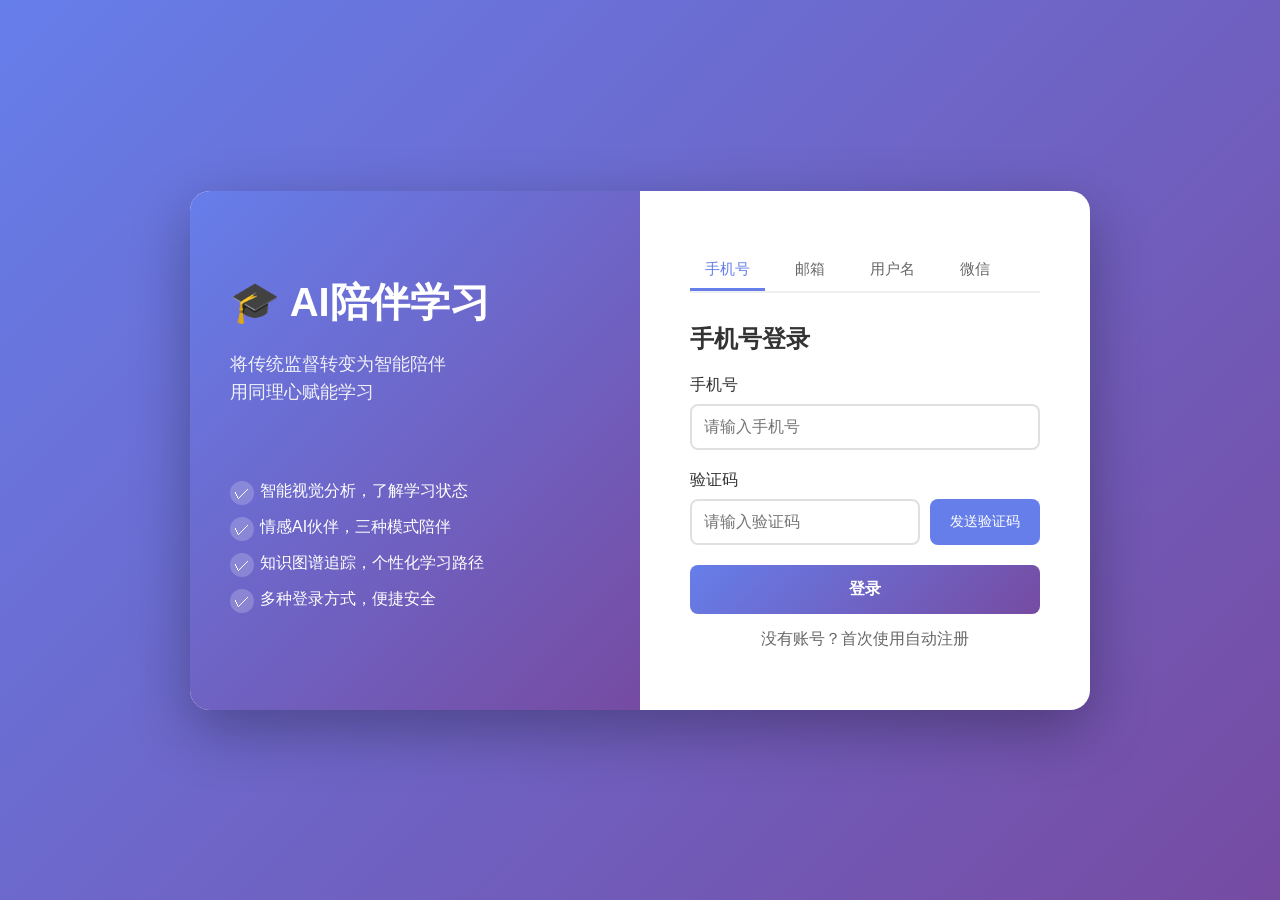
<file: frontend/public/login_unified.html>
<!DOCTYPE html>
<html lang="zh-CN">
<head>
    <meta charset="UTF-8">
    <meta name="viewport" content="width=device-width, initial-scale=1.0">
    <title>登录 - AI陪伴学习系统</title>
    <style>
        * {
            margin: 0;
            padding: 0;
            box-sizing: border-box;
        }

        body {
            font-family: -apple-system, BlinkMacSystemFont, "Segoe UI", "PingFang SC", sans-serif;
            background: linear-gradient(135deg, #667eea 0%, #764ba2 100%);
            min-height: 100vh;
            display: flex;
            align-items: center;
            justify-content: center;
            padding: 20px;
        }

        .container {
            background: white;
            border-radius: 20px;
            box-shadow: 0 20px 60px rgba(0,0,0,0.3);
            overflow: hidden;
            max-width: 900px;
            width: 100%;
            display: grid;
            grid-template-columns: 1fr 1fr;
        }

        .left-panel {
            background: linear-gradient(135deg, #667eea 0%, #764ba2 100%);
            color: white;
            padding: 60px 40px;
            display: flex;
            flex-direction: column;
            justify-content: center;
        }

        .left-panel h1 {
            font-size: 2.5em;
            margin-bottom: 20px;
        }

        .left-panel p {
            font-size: 1.1em;
            line-height: 1.6;
            opacity: 0.9;
            margin-bottom: 30px;
        }

        .features {
            list-style: none;
            margin-top: 30px;
        }

        .features li {
            margin: 15px 0;
            padding-left: 30px;
            position: relative;
        }

        .features li::before {
            content: "✓";
            position: absolute;
            left: 0;
            background: rgba(255,255,255,0.2);
            width: 24px;
            height: 24px;
            border-radius: 50%;
            display: flex;
            align-items: center;
            justify-content: center;
        }

        .right-panel {
            padding: 60px 40px;
            overflow-y: auto;
            max-height: 700px;
        }

        .form-container {
            max-width: 350px;
            margin: 0 auto;
        }

        .tabs {
            display: flex;
            gap: 15px;
            margin-bottom: 30px;
            border-bottom: 2px solid #f0f0f0;
            flex-wrap: wrap;
        }

        .tab {
            padding: 8px 15px;
            cursor: pointer;
            font-size: 0.95em;
            color: #666;
            border-bottom: 3px solid transparent;
            transition: all 0.3s;
            white-space: nowrap;
        }

        .tab.active {
            color: #667eea;
            border-bottom-color: #667eea;
        }

        .form {
            display: none;
        }

        .form.active {
            display: block;
        }

        .form-group {
            margin-bottom: 20px;
        }

        .form-group label {
            display: block;
            margin-bottom: 8px;
            color: #333;
            font-weight: 500;
        }

        .form-group input, .form-group select {
            width: 100%;
            padding: 12px;
            border: 2px solid #e0e0e0;
            border-radius: 8px;
            font-size: 16px;
            transition: border-color 0.3s;
        }

        .form-group input:focus, .form-group select:focus {
            outline: none;
            border-color: #667eea;
        }

        .input-group {
            display: flex;
            gap: 10px;
        }

        .input-group input {
            flex: 1;
        }

        .input-group button {
            flex-shrink: 0;
            padding: 12px 20px;
            background: #667eea;
            color: white;
            border: none;
            border-radius: 8px;
            cursor: pointer;
            font-size: 14px;
            transition: background 0.3s;
        }

        .input-group button:hover {
            background: #5568d3;
        }

        .input-group button:disabled {
            background: #ccc;
            cursor: not-allowed;
        }

        .btn {
            width: 100%;
            padding: 14px;
            background: linear-gradient(135deg, #667eea 0%, #764ba2 100%);
            color: white;
            border: none;
            border-radius: 8px;
            font-size: 16px;
            font-weight: 600;
            cursor: pointer;
            transition: transform 0.3s, box-shadow 0.3s;
        }

        .btn:hover {
            transform: translateY(-2px);
            box-shadow: 0 5px 15px rgba(102, 126, 234, 0.4);
        }

        .btn:disabled {
            opacity: 0.6;
            cursor: not-allowed;
            transform: none;
        }

        .btn-wechat {
            background: #07c160;
            display: flex;
            align-items: center;
            justify-content: center;
            gap: 10px;
        }

        .btn-wechat:hover {
            background: #06ad56;
            box-shadow: 0 5px 15px rgba(7, 193, 96, 0.4);
        }

        .divider {
            text-align: center;
            margin: 20px 0;
            color: #999;
            position: relative;
        }

        .divider::before,
        .divider::after {
            content: '';
            position: absolute;
            top: 50%;
            width: 40%;
            height: 1px;
            background: #e0e0e0;
        }

        .divider::before {
            left: 0;
        }

        .divider::after {
            right: 0;
        }

        .error-message {
            background: #fee;
            border: 1px solid #fcc;
            color: #c33;
            padding: 12px;
            border-radius: 8px;
            margin-bottom: 20px;
            display: none;
        }

        .success-message {
            background: #efe;
            border: 1px solid #cfc;
            color: #3c3;
            padding: 12px;
            border-radius: 8px;
            margin-bottom: 20px;
            display: none;
        }

        .link-text {
            text-align: center;
            margin-top: 15px;
            color: #666;
        }

        .link-text a {
            color: #667eea;
            text-decoration: none;
            font-weight: 500;
        }

        .link-text a:hover {
            text-decoration: underline;
        }

        @media (max-width: 768px) {
            .container {
                grid-template-columns: 1fr;
            }

            .left-panel {
                display: none;
            }

            .tabs {
                gap: 10px;
                font-size: 0.85em;
            }

            .tab {
                padding: 6px 10px;
            }
        }
    </style>
</head>
<body>
    <div class="container">
        <div class="left-panel">
            <h1>🎓 AI陪伴学习</h1>
            <p>将传统监督转变为智能陪伴<br>用同理心赋能学习</p>

            <ul class="features">
                <li>智能视觉分析，了解学习状态</li>
                <li>情感AI伙伴，三种模式陪伴</li>
                <li>知识图谱追踪，个性化学习路径</li>
                <li>多种登录方式，便捷安全</li>
            </ul>
        </div>

        <div class="right-panel">
            <div class="form-container">
                <!-- 标签切换 -->
                <div class="tabs">
                    <div class="tab active" onclick="showLoginMethod('phone')">手机号</div>
                    <div class="tab" onclick="showLoginMethod('email')">邮箱</div>
                    <div class="tab" onclick="showLoginMethod('username')">用户名</div>
                    <div class="tab" onclick="showLoginMethod('wechat')">微信</div>
                </div>

                <!-- 错误/成功消息 -->
                <div class="error-message" id="errorMessage"></div>
                <div class="success-message" id="successMessage"></div>

                <!-- 手机号登录 -->
                <div class="form active" id="phoneForm">
                    <h2 style="margin-bottom: 20px; color: #333;">手机号登录</h2>

                    <div class="form-group">
                        <label>手机号</label>
                        <input type="tel" id="phoneNumber" placeholder="请输入手机号" required>
                    </div>

                    <div class="form-group">
                        <label>验证码</label>
                        <div class="input-group">
                            <input type="text" id="phoneCode" placeholder="请输入验证码" required>
                            <button id="phoneSendBtn" onclick="sendSMS('phone')">发送验证码</button>
                        </div>
                    </div>

                    <button class="btn" onclick="handlePhoneLogin()">登录</button>

                    <p class="link-text">没有账号？首次使用自动注册</p>
                </div>

                <!-- 邮箱登录/注册 -->
                <div class="form" id="emailForm">
                    <h2 style="margin-bottom: 20px; color: #333;">邮箱登录</h2>

                    <div class="tabs" style="margin-bottom: 20px;">
                        <div class="tab active" onclick="showEmailMode('login')">登录</div>
                        <div class="tab" onclick="showEmailMode('register')">注册</div>
                    </div>

                    <!-- 邮箱登录 -->
                    <div id="emailLoginMode">
                        <div class="form-group">
                            <label>邮箱</label>
                            <input type="email" id="emailLoginAddress" placeholder="请输入邮箱" required>
                        </div>

                        <div class="form-group">
                            <label>密码</label>
                            <input type="password" id="emailLoginPassword" placeholder="请输入密码" required>
                        </div>

                        <button class="btn" onclick="handleEmailLogin()">登录</button>
                    </div>

                    <!-- 邮箱注册 -->
                    <div id="emailRegisterMode" style="display: none;">
                        <div class="form-group">
                            <label>邮箱</label>
                            <input type="email" id="emailRegisterAddress" placeholder="请输入邮箱" required>
                        </div>

                        <div class="form-group">
                            <label>密码</label>
                            <input type="password" id="emailRegisterPassword" placeholder="请输入密码（至少6位）" required>
                        </div>

                        <div class="form-group">
                            <label>确认密码</label>
                            <input type="password" id="emailRegisterPasswordConfirm" placeholder="请再次输入密码" required>
                        </div>

                        <div class="form-group">
                            <label>昵称（可选）</label>
                            <input type="text" id="emailRegisterNickname" placeholder="请输入昵称">
                        </div>

                        <button class="btn" onclick="handleEmailRegister()">注册</button>
                    </div>
                </div>

                <!-- 用户名登录（兼容旧系统） -->
                <div class="form" id="usernameForm">
                    <h2 style="margin-bottom: 30px; color: #333;">用户名登录</h2>

                    <div class="form-group">
                        <label>用户名</label>
                        <input type="text" id="loginUsername" placeholder="请输入用户名" required>
                    </div>

                    <div class="form-group">
                        <label>密码</label>
                        <input type="password" id="loginPassword" placeholder="请输入密码" required>
                    </div>

                    <button class="btn" onclick="handleUsernameLogin()">登录</button>

                    <p class="link-text">
                        没有账号？<a href="#" onclick="showRegisterForm(); return false;">立即注册</a>
                    </p>
                </div>

                <!-- 微信登录 -->
                <div class="form" id="wechatForm">
                    <h2 style="margin-bottom: 30px; color: #333;">微信登录</h2>

                    <button class="btn btn-wechat" onclick="handleWeChatLogin()">
                        <span>🔐</span>
                        <span>使用微信登录</span>
                    </button>

                    <div class="divider">或</div>

                    <button class="btn btn-wechat" onclick="handleWeChatMiniLogin()">
                        <span>📱</span>
                        <span>微信小程序登录</span>
                    </button>

                    <p class="link-text" style="margin-top: 20px; font-size: 0.9em; color: #999;">
                        首次使用将自动创建账号
                    </p>
                </div>

                <!-- 旧版注册表单（用户名方式） -->
                <div class="form" id="registerForm" style="display: none;">
                    <h2 style="margin-bottom: 30px; color: #333;">创建账户</h2>

                    <div class="form-group">
                        <label>用户名</label>
                        <input type="text" id="registerUsername" placeholder="请输入用户名" required>
                    </div>

                    <div class="form-group">
                        <label>邮箱</label>
                        <input type="email" id="registerEmail" placeholder="请输入邮箱" required>
                    </div>

                    <div class="form-group">
                        <label>密码</label>
                        <input type="password" id="registerPassword" placeholder="请输入密码（至少6位）" required>
                    </div>

                    <div class="form-group">
                        <label>确认密码</label>
                        <input type="password" id="registerPasswordConfirm" placeholder="请再次输入密码" required>
                    </div>

                    <div class="form-group">
                        <label>姓名</label>
                        <input type="text" id="registerFullName" placeholder="请输入真实姓名">
                    </div>

                    <div class="form-group">
                        <label>用户类型</label>
                        <select id="registerUserType">
                            <option value="student">学生</option>
                            <option value="parent">家长</option>
                        </select>
                    </div>

                    <button class="btn" onclick="handleRegister()">注册</button>

                    <p class="link-text">
                        已有账号？<a href="#" onclick="showLoginMethod('username'); return false;">立即登录</a>
                    </p>
                </div>
            </div>
        </div>
    </div>

    <script>
        let smsCountdown = 0;
        let smsTimer = null;

        // 切换登录方式
        function showLoginMethod(method) {
            // 更新标签样式
            document.querySelectorAll('.tabs > .tab').forEach(t => t.classList.remove('active'));
            event.target.classList.add('active');

            // 隐藏所有表单
            document.querySelectorAll('.form').forEach(f => f.classList.remove('active'));

            // 显示对应表单
            const formId = method + 'Form';
            document.getElementById(formId).classList.add('active');

            // 清除消息
            hideMessages();
        }

        // 切换邮箱登录/注册模式
        function showEmailMode(mode) {
            // 更新标签
            document.querySelectorAll('#emailForm .tabs .tab').forEach(t => t.classList.remove('active'));
            event.target.classList.add('active');

            // 切换显示
            if (mode === 'login') {
                document.getElementById('emailLoginMode').style.display = 'block';
                document.getElementById('emailRegisterMode').style.display = 'none';
            } else {
                document.getElementById('emailLoginMode').style.display = 'none';
                document.getElementById('emailRegisterMode').style.display = 'block';
            }
        }

        // 显示旧版注册表单
        function showRegisterForm() {
            document.querySelectorAll('.form').forEach(f => f.classList.remove('active'));
            document.getElementById('registerForm').style.display = 'block';
            document.getElementById('registerForm').classList.add('active');
        }

        // 发送短信验证码
        async function sendSMS(purpose = 'login') {
            const phoneNumber = document.getElementById('phoneNumber').value.trim();

            if (!phoneNumber) {
                showError('请输入手机号');
                return;
            }

            if (!/^1[3-9]\d{9}$/.test(phoneNumber)) {
                showError('请输入正确的手机号');
                return;
            }

            const btn = document.getElementById('phoneSendBtn');
            btn.disabled = true;

            try {
                const response = await fetch('/api/auth/sms/send', {
                    method: 'POST',
                    headers: {'Content-Type': 'application/json'},
                    body: JSON.stringify({ phone_number: phoneNumber, purpose })
                });

                const result = await response.json();

                if (result.success) {
                    showSuccess('验证码已发送');

                    // 启动倒计时
                    smsCountdown = 60;
                    updateSMSButton(btn);
                } else {
                    showError(result.message || '发送失败');
                    btn.disabled = false;
                }
            } catch (error) {
                console.error('发送验证码错误:', error);
                showError('网络错误，请稍后重试');
                btn.disabled = false;
            }
        }

        // 更新短信按钮
        function updateSMSButton(btn) {
            if (smsCountdown > 0) {
                btn.textContent = `${smsCountdown}秒后重发`;
                smsCountdown--;
                smsTimer = setTimeout(() => updateSMSButton(btn), 1000);
            } else {
                btn.textContent = '发送验证码';
                btn.disabled = false;
                clearTimeout(smsTimer);
            }
        }

        // 手机号登录
        async function handlePhoneLogin() {
            const phoneNumber = document.getElementById('phoneNumber').value.trim();
            const code = document.getElementById('phoneCode').value.trim();

            if (!phoneNumber || !code) {
                showError('请填写手机号和验证码');
                return;
            }

            try {
                const response = await fetch('/api/auth/login/phone', {
                    method: 'POST',
                    headers: {'Content-Type': 'application/json'},
                    body: JSON.stringify({ phone_number: phoneNumber, code })
                });

                const result = await response.json();

                if (result.success) {
                    handleLoginSuccess(result.data);
                } else {
                    showError(result.message || '登录失败');
                }
            } catch (error) {
                console.error('手机号登录错误:', error);
                showError('网络错误，请稍后重试');
            }
        }

        // 邮箱登录
        async function handleEmailLogin() {
            const email = document.getElementById('emailLoginAddress').value.trim();
            const password = document.getElementById('emailLoginPassword').value;

            if (!email || !password) {
                showError('请填写邮箱和密码');
                return;
            }

            try {
                const response = await fetch('/api/auth/login/email', {
                    method: 'POST',
                    headers: {'Content-Type': 'application/json'},
                    body: JSON.stringify({ email, password })
                });

                const result = await response.json();

                if (result.success) {
                    handleLoginSuccess(result.data);
                } else {
                    showError(result.message || '登录失败');
                }
            } catch (error) {
                console.error('邮箱登录错误:', error);
                showError('网络错误，请稍后重试');
            }
        }

        // 邮箱注册
        async function handleEmailRegister() {
            const email = document.getElementById('emailRegisterAddress').value.trim();
            const password = document.getElementById('emailRegisterPassword').value;
            const passwordConfirm = document.getElementById('emailRegisterPasswordConfirm').value;
            const nickname = document.getElementById('emailRegisterNickname').value.trim();

            if (!email || !password) {
                showError('请填写邮箱和密码');
                return;
            }

            if (password.length < 6) {
                showError('密码至少需要6个字符');
                return;
            }

            if (password !== passwordConfirm) {
                showError('两次输入的密码不一致');
                return;
            }

            try {
                const response = await fetch('/api/auth/register/email', {
                    method: 'POST',
                    headers: {'Content-Type': 'application/json'},
                    body: JSON.stringify({ email, password, nickname })
                });

                const result = await response.json();

                if (result.success) {
                    handleLoginSuccess(result.data);
                } else {
                    showError(result.message || '注册失败');
                }
            } catch (error) {
                console.error('邮箱注册错误:', error);
                showError('网络错误，请稍后重试');
            }
        }

        // 用户名登录（兼容旧系统）
        async function handleUsernameLogin() {
            const username = document.getElementById('loginUsername').value.trim();
            const password = document.getElementById('loginPassword').value;

            if (!username || !password) {
                showError('请填写用户名和密码');
                return;
            }

            try {
                const response = await fetch('/api/auth/login', {
                    method: 'POST',
                    headers: {'Content-Type': 'application/json'},
                    body: JSON.stringify({ username, password })
                });

                const result = await response.json();

                if (result.success) {
                    // 保存令牌
                    localStorage.setItem('token', result.data.token);
                    localStorage.setItem('user', JSON.stringify(result.data));

                    showSuccess('登录成功！正在跳转...');

                    // 根据用户类型跳转
                    setTimeout(() => {
                        if (result.data.user_type === 'student') {
                            window.location.href = '/student';
                        } else if (result.data.user_type === 'parent') {
                            window.location.href = '/parent';
                        }
                    }, 1000);
                } else {
                    showError(result.detail || '登录失败');
                }
            } catch (error) {
                console.error('登录错误:', error);
                showError('网络错误，请稍后重试');
            }
        }

        // 处理旧版注册
        async function handleRegister() {
            const username = document.getElementById('registerUsername').value.trim();
            const email = document.getElementById('registerEmail').value.trim();
            const password = document.getElementById('registerPassword').value;
            const passwordConfirm = document.getElementById('registerPasswordConfirm').value;
            const fullName = document.getElementById('registerFullName').value.trim();
            const userType = document.getElementById('registerUserType').value;

            if (!username || !email || !password) {
                showError('请填写所有必填字段');
                return;
            }

            if (password.length < 6) {
                showError('密码至少需要6个字符');
                return;
            }

            if (password !== passwordConfirm) {
                showError('两次输入的密码不一致');
                return;
            }

            try {
                const response = await fetch('/api/auth/register', {
                    method: 'POST',
                    headers: {'Content-Type': 'application/json'},
                    body: JSON.stringify({
                        username,
                        email,
                        password,
                        full_name: fullName,
                        user_type: userType
                    })
                });

                const result = await response.json();

                if (result.success) {
                    localStorage.setItem('token', result.data.token);
                    localStorage.setItem('user', JSON.stringify(result.data));

                    showSuccess('注册成功！正在跳转...');

                    setTimeout(() => {
                        if (result.data.user_type === 'student') {
                            window.location.href = '/student';
                        } else if (result.data.user_type === 'parent') {
                            window.location.href = '/parent';
                        }
                    }, 1000);
                } else {
                    showError(result.detail || '注册失败');
                }
            } catch (error) {
                console.error('注册错误:', error);
                showError('网络错误，请稍后重试');
            }
        }

        // 微信H5登录
        function handleWeChatLogin() {
            showError('微信H5登录需要配置微信公众号，请联系管理员配置');
            // 实际使用时的代码：
            // window.location.href = 'https://open.weixin.qq.com/connect/oauth2/authorize?appid=YOUR_APPID&redirect_uri=YOUR_REDIRECT&response_type=code&scope=snsapi_userinfo&state=STATE#wechat_redirect';
        }

        // 微信小程序登录
        function handleWeChatMiniLogin() {
            showError('微信小程序登录需要在小程序中使用，请使用其他登录方式');
        }

        // 统一处理登录成功
        function handleLoginSuccess(data) {
            // 保存令牌（新系统使用access_token和refresh_token）
            if (data.tokens) {
                localStorage.setItem('token', data.tokens.access_token);
                localStorage.setItem('refresh_token', data.tokens.refresh_token);
                localStorage.setItem('user', JSON.stringify(data.user));
            } else if (data.token) {
                // 兼容旧系统
                localStorage.setItem('token', data.token);
                localStorage.setItem('user', JSON.stringify(data));
            }

            showSuccess('登录成功！正在跳转...');

            // 跳转到学生页面（默认）
            setTimeout(() => {
                window.location.href = '/student';
            }, 1000);
        }

        // 显示错误消息
        function showError(message) {
            const errorDiv = document.getElementById('errorMessage');
            errorDiv.textContent = message;
            errorDiv.style.display = 'block';
            document.getElementById('successMessage').style.display = 'none';
        }

        // 显示成功消息
        function showSuccess(message) {
            const successDiv = document.getElementById('successMessage');
            successDiv.textContent = message;
            successDiv.style.display = 'block';
            document.getElementById('errorMessage').style.display = 'none';
        }

        // 隐藏消息
        function hideMessages() {
            document.getElementById('errorMessage').style.display = 'none';
            document.getElementById('successMessage').style.display = 'none';
        }

        // 回车提交
        document.addEventListener('DOMContentLoaded', () => {
            // 手机号登录
            document.getElementById('phoneCode').addEventListener('keypress', (e) => {
                if (e.key === 'Enter') handlePhoneLogin();
            });

            // 邮箱登录
            document.getElementById('emailLoginPassword').addEventListener('keypress', (e) => {
                if (e.key === 'Enter') handleEmailLogin();
            });

            // 邮箱注册
            document.getElementById('emailRegisterPasswordConfirm').addEventListener('keypress', (e) => {
                if (e.key === 'Enter') handleEmailRegister();
            });

            // 用户名登录
            document.getElementById('loginPassword').addEventListener('keypress', (e) => {
                if (e.key === 'Enter') handleUsernameLogin();
            });

            // 旧版注册
            document.getElementById('registerPasswordConfirm').addEventListener('keypress', (e) => {
                if (e.key === 'Enter') handleRegister();
            });
        });

        // 检查是否已登录
        window.onload = () => {
            const token = localStorage.getItem('token');
            const user = JSON.parse(localStorage.getItem('user') || '{}');

            if (token) {
                // 已登录，直接跳转
                window.location.href = '/student';
            }
        };
    </script>
</body>
</html>
</file>
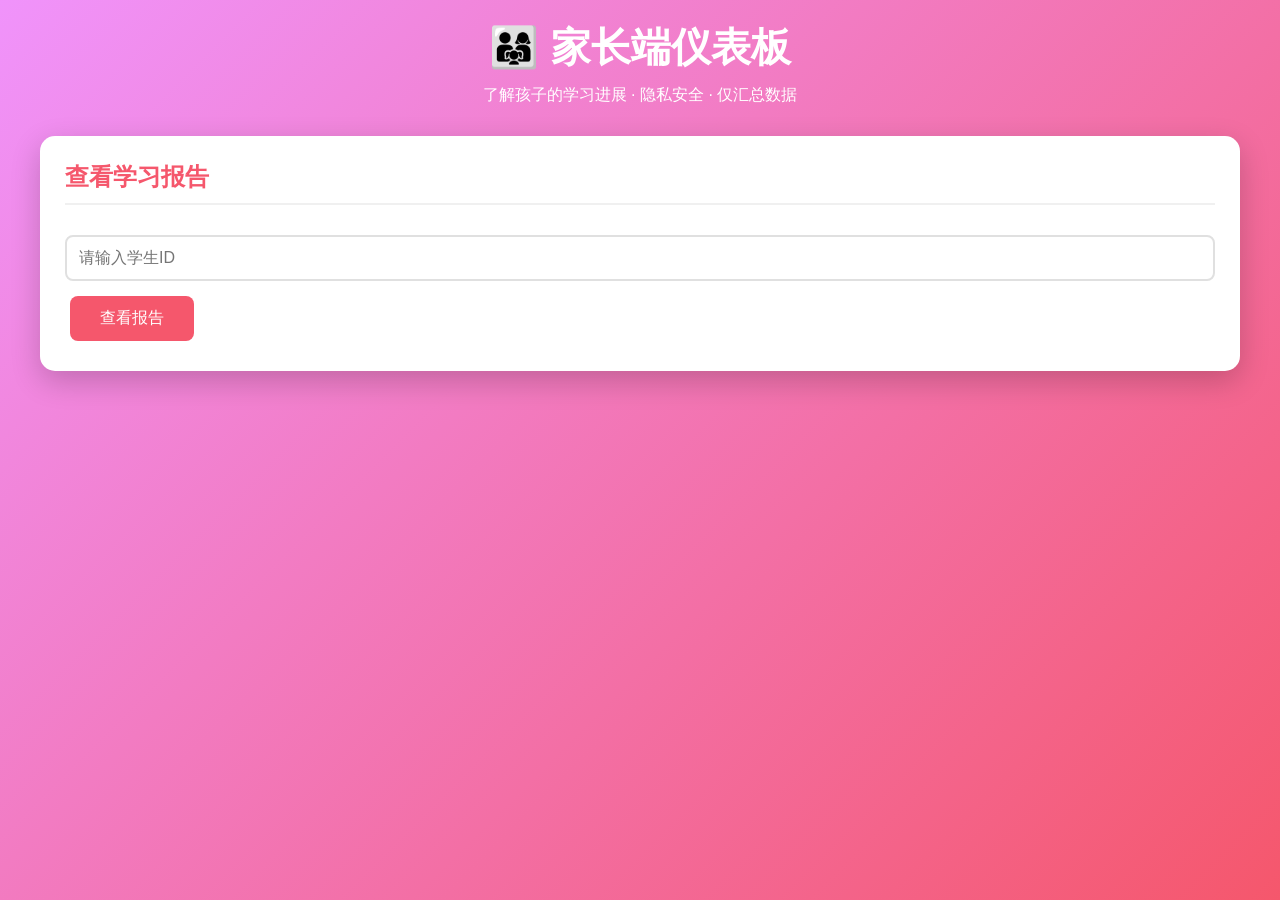
<file: frontend/public/parent.html>
<!DOCTYPE html>
<html lang="zh-CN">
<head>
    <meta charset="UTF-8">
    <meta name="viewport" content="width=device-width, initial-scale=1.0">
    <title>家长端 - AI陪伴学习系统</title>
    <style>
        * {
            margin: 0;
            padding: 0;
            box-sizing: border-box;
        }

        body {
            font-family: -apple-system, BlinkMacSystemFont, "Segoe UI", "PingFang SC", sans-serif;
            background: linear-gradient(135deg, #f093fb 0%, #f5576c 100%);
            min-height: 100vh;
            padding: 20px;
        }

        .container {
            max-width: 1200px;
            margin: 0 auto;
        }

        .header {
            text-align: center;
            color: white;
            margin-bottom: 30px;
        }

        .header h1 {
            font-size: 2.5em;
            margin-bottom: 10px;
        }

        .card {
            background: white;
            border-radius: 15px;
            padding: 25px;
            margin-bottom: 20px;
            box-shadow: 0 10px 30px rgba(0,0,0,0.2);
        }

        .card h2 {
            color: #f5576c;
            margin-bottom: 20px;
            padding-bottom: 10px;
            border-bottom: 2px solid #f0f0f0;
        }

        input {
            width: 100%;
            padding: 12px;
            margin: 10px 0;
            border: 2px solid #e0e0e0;
            border-radius: 8px;
            font-size: 16px;
        }

        .btn {
            padding: 12px 30px;
            margin: 5px;
            border: none;
            border-radius: 8px;
            font-size: 16px;
            cursor: pointer;
            background: #f5576c;
            color: white;
            transition: all 0.3s;
        }

        .btn:hover {
            transform: translateY(-2px);
            box-shadow: 0 5px 15px rgba(245, 87, 108, 0.3);
        }

        .stats-grid {
            display: grid;
            grid-template-columns: repeat(auto-fit, minmax(250px, 1fr));
            gap: 20px;
            margin: 20px 0;
        }

        .stat-card {
            background: linear-gradient(135deg, #667eea 0%, #764ba2 100%);
            color: white;
            padding: 20px;
            border-radius: 10px;
            text-align: center;
        }

        .stat-card .label {
            font-size: 0.9em;
            opacity: 0.9;
            margin-bottom: 10px;
        }

        .stat-card .value {
            font-size: 2em;
            font-weight: bold;
        }

        .insight-box {
            background: #f0f9ff;
            border-left: 4px solid #3b82f6;
            padding: 15px;
            margin: 15px 0;
            border-radius: 5px;
        }

        .insight-box h3 {
            color: #1e40af;
            margin-bottom: 10px;
        }

        .recommendation {
            background: #f0fdf4;
            border-left: 4px solid #22c55e;
            padding: 15px;
            margin: 10px 0;
            border-radius: 5px;
        }

        .privacy-note {
            background: #fef2f2;
            border: 2px dashed #ef4444;
            padding: 15px;
            border-radius: 8px;
            margin: 20px 0;
            text-align: center;
        }

        .privacy-note strong {
            color: #dc2626;
        }

        .hidden {
            display: none;
        }

        .loading {
            text-align: center;
            padding: 40px;
            color: #666;
        }
    </style>
</head>
<body>
    <div class="container">
        <div class="header">
            <h1>👨‍👩‍👧 家长端仪表板</h1>
            <p>了解孩子的学习进展 · 隐私安全 · 仅汇总数据</p>
        </div>

        <!-- 登录 -->
        <div id="loginSection" class="card">
            <h2>查看学习报告</h2>
            <input type="text" id="studentId" placeholder="请输入学生ID">
            <button class="btn" onclick="loadParentDashboard()">查看报告</button>
        </div>

        <!-- 仪表板 -->
        <div id="dashboardSection" class="hidden">
            <!-- 隐私提示 -->
            <div class="privacy-note">
                <strong>🔒 隐私保护承诺</strong><br>
                您看到的是汇总数据和趋势分析，不包含实时监控。<br>
                我们尊重孩子的学习隐私，提供洞察而非监视。
            </div>

            <!-- 统计卡片 -->
            <div class="card">
                <h2>📊 本周学习概览</h2>
                <div class="stats-grid" id="statsGrid"></div>
            </div>

            <!-- AI洞察 -->
            <div class="card">
                <h2>💡 AI生成的洞察</h2>
                <div id="aiInsights"></div>
            </div>

            <!-- 学科进度 -->
            <div class="card">
                <h2>📚 学科掌握度</h2>
                <div id="subjectProgress"></div>
            </div>

            <!-- 建议 -->
            <div class="card">
                <h2>✨ 给家长的建议</h2>
                <div id="recommendations"></div>
            </div>

            <button class="btn" onclick="location.reload()">返回</button>
        </div>
    </div>

    <script>
        async function loadParentDashboard() {
            const studentId = document.getElementById('studentId').value.trim();

            if (!studentId) {
                alert('请输入学生ID');
                return;
            }

            try {
                const response = await fetch(`/api/dashboard/parent/${studentId}`);
                const result = await response.json();

                if (result.success) {
                    const data = result.data;
                    displayDashboard(data);
                    document.getElementById('loginSection').classList.add('hidden');
                    document.getElementById('dashboardSection').classList.remove('hidden');
                } else {
                    alert('加载失败');
                }
            } catch (error) {
                console.error('错误:', error);
                alert('连接服务器失败，请确保后端服务正在运行');
            }
        }

        function displayDashboard(data) {
            // 统计卡片
            const statsGrid = document.getElementById('statsGrid');
            statsGrid.innerHTML = `
                <div class="stat-card">
                    <div class="label">本周学习时间</div>
                    <div class="value">${Math.floor(data.week_total_time / 60) || 0} 分钟</div>
                </div>
                <div class="stat-card">
                    <div class="label">日均学习时间</div>
                    <div class="value">${Math.floor(data.week_average_daily / 60) || 0} 分钟</div>
                </div>
                <div class="stat-card">
                    <div class="label">生产力评分</div>
                    <div class="value">${Math.round((data.productivity_score || 0) * 100)}%</div>
                </div>
                <div class="stat-card">
                    <div class="label">参与度</div>
                    <div class="value">${data.engagement_level || '中等'}</div>
                </div>
            `;

            // AI洞察
            const insights = document.getElementById('aiInsights');
            insights.innerHTML = `
                <div class="insight-box">
                    <h3>本周总结</h3>
                    <p>${data.weekly_summary || '暂无数据'}</p>
                </div>
            `;

            // 学科进度
            const subjects = document.getElementById('subjectProgress');
            let subjectHTML = '';
            if (data.subjects_progress && Object.keys(data.subjects_progress).length > 0) {
                for (const [subject, mastery] of Object.entries(data.subjects_progress)) {
                    const percentage = Math.round(mastery * 100);
                    subjectHTML += `
                        <div style="margin: 15px 0;">
                            <div style="display: flex; justify-between; margin-bottom: 5px;">
                                <span><strong>${subject}</strong></span>
                                <span>${percentage}%</span>
                            </div>
                            <div style="background: #e0e0e0; height: 10px; border-radius: 5px;">
                                <div style="background: #667eea; height: 100%; width: ${percentage}%; border-radius: 5px;"></div>
                            </div>
                        </div>
                    `;
                }
            } else {
                subjectHTML = '<p>暂无学科数据</p>';
            }
            subjects.innerHTML = subjectHTML;

            // 建议
            const recommendations = document.getElementById('recommendations');
            let recHTML = '';
            if (data.recommendations_for_parent && data.recommendations_for_parent.length > 0) {
                data.recommendations_for_parent.forEach(rec => {
                    recHTML += `
                        <div class="recommendation">
                            <p>✓ ${rec}</p>
                        </div>
                    `;
                });
            } else {
                recHTML = '<div class="recommendation"><p>✓ 孩子学习状态良好，请继续保持支持和鼓励！</p></div>';
            }
            recommendations.innerHTML = recHTML;
        }
    </script>
</body>
</html>
</file>
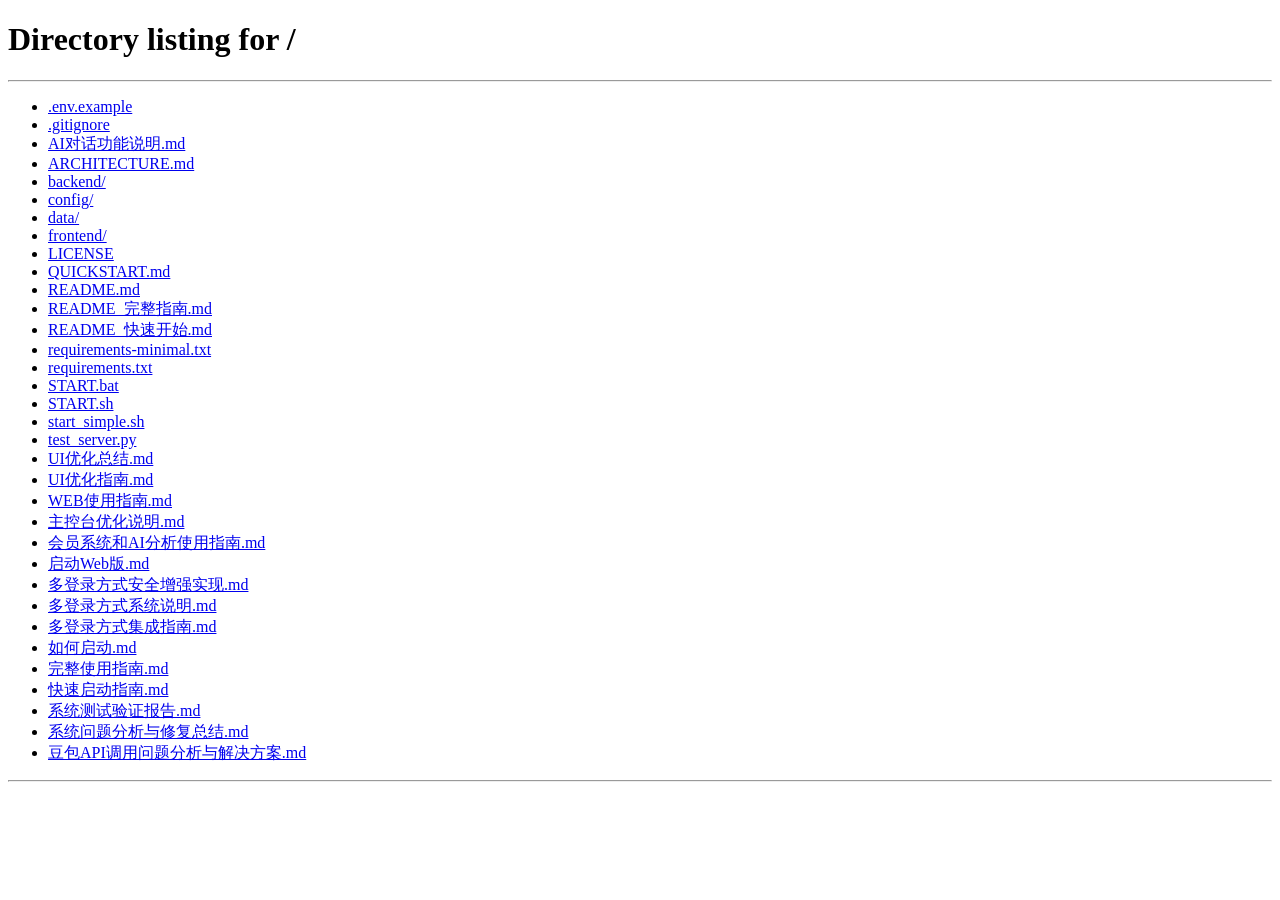
<file: frontend/public/student.html>
<!DOCTYPE html>
<html lang="zh-CN">
<head>
    <meta charset="UTF-8">
    <meta name="viewport" content="width=device-width, initial-scale=1.0">
    <title>学习控制台 - AI陪伴学习系统</title>
    <style>
        * {
            margin: 0;
            padding: 0;
            box-sizing: border-box;
        }

        body {
            font-family: -apple-system, BlinkMacSystemFont, "Segoe UI", "PingFang SC", sans-serif;
            background: #f5f7fa;
        }

        .header {
            background: linear-gradient(135deg, #667eea 0%, #764ba2 100%);
            color: white;
            padding: 20px;
            box-shadow: 0 2px 10px rgba(0,0,0,0.1);
        }

        .header-content {
            max-width: 1400px;
            margin: 0 auto;
            display: flex;
            justify-content: space-between;
            align-items: center;
        }

        .header h1 {
            font-size: 1.5em;
        }

        .user-info {
            display: flex;
            align-items: center;
            gap: 15px;
        }

        .membership-badge {
            padding: 4px 12px;
            border-radius: 20px;
            font-size: 0.85em;
            font-weight: 600;
            background: rgba(255,215,0,0.3);
            border: 1px solid rgba(255,215,0,0.5);
        }

        .membership-badge.vip {
            background: rgba(255,215,0,0.5);
            border: 1px solid rgba(255,215,0,0.8);
            animation: glow 2s ease-in-out infinite;
        }

        @keyframes glow {
            0%, 100% { box-shadow: 0 0 5px rgba(255,215,0,0.5); }
            50% { box-shadow: 0 0 20px rgba(255,215,0,0.8); }
        }

        @keyframes pulse {
            0%, 100% {
                opacity: 1;
                transform: scale(1);
            }
            50% {
                opacity: 0.5;
                transform: scale(1.2);
            }
        }

        .btn-logout {
            padding: 8px 16px;
            background: rgba(255,255,255,0.2);
            border: 1px solid rgba(255,255,255,0.3);
            color: white;
            border-radius: 6px;
            cursor: pointer;
            transition: all 0.3s;
        }

        .btn-logout:hover {
            background: rgba(255,255,255,0.3);
        }

        .container {
            max-width: 1400px;
            margin: 20px auto;
            padding: 0 20px;
        }

        .main-grid {
            display: grid;
            grid-template-columns: 2fr 1fr;
            gap: 20px;
            margin-bottom: 20px;
        }

        .card {
            background: white;
            border-radius: 15px;
            padding: 25px;
            box-shadow: 0 2px 10px rgba(0,0,0,0.08);
        }

        .card h2 {
            color: #667eea;
            margin-bottom: 20px;
            padding-bottom: 10px;
            border-bottom: 2px solid #f0f0f0;
        }

        /* 摄像头区域 */
        .camera-section {
            text-align: center;
        }

        #videoPreview {
            width: 100%;
            max-width: 640px;
            height: auto;
            border-radius: 10px;
            background: #000;
            margin: 20px 0;
        }

        .camera-controls {
            display: flex;
            gap: 10px;
            justify-content: center;
            flex-wrap: wrap;
        }

        .btn {
            padding: 12px 24px;
            border: none;
            border-radius: 8px;
            font-size: 16px;
            cursor: pointer;
            transition: all 0.3s;
        }

        .btn-primary {
            background: #667eea;
            color: white;
        }

        .btn-primary:hover {
            background: #5568d3;
            transform: translateY(-2px);
        }

        .btn-success {
            background: #4ade80;
            color: white;
        }

        .btn-danger {
            background: #ef4444;
            color: white;
        }

        .btn-warning {
            background: linear-gradient(135deg, #ffd700 0%, #ffed4e 100%);
            color: #333;
            font-weight: 600;
            box-shadow: 0 4px 15px rgba(255,215,0,0.3);
        }

        .btn-warning:hover {
            transform: translateY(-2px);
            box-shadow: 0 6px 20px rgba(255,215,0,0.5);
        }

        .btn:disabled {
            opacity: 0.5;
            cursor: not-allowed;
            transform: none !important;
        }

        /* 状态指示器 */
        .status {
            display: inline-flex;
            align-items: center;
            gap: 8px;
            padding: 8px 16px;
            border-radius: 20px;
            margin: 15px 0;
        }

        .status.active {
            background: #d1fae5;
            color: #065f46;
        }

        .status.inactive {
            background: #fee2e2;
            color: #991b1b;
        }

        .status-dot {
            width: 10px;
            height: 10px;
            border-radius: 50%;
            animation: pulse 2s infinite;
        }

        .status.active .status-dot {
            background: #10b981;
        }

        .status.inactive .status-dot {
            background: #ef4444;
        }

        @keyframes pulse {
            0%, 100% { opacity: 1; }
            50% { opacity: 0.5; }
        }

        /* AI分析结果 */
        .analysis-result {
            background: #f0f9ff;
            border-left: 4px solid #3b82f6;
            padding: 15px;
            border-radius: 8px;
            margin: 15px 0;
        }

        .analysis-item {
            display: flex;
            justify-content: space-between;
            margin: 8px 0;
        }

        .analysis-item strong {
            color: #1e40af;
        }

        /* AI聊天 */
        .chat-container {
            height: 300px;
            overflow-y: auto;
            border: 2px solid #f0f0f0;
            border-radius: 8px;
            padding: 15px;
            margin-bottom: 15px;
            background: #f9fafb;
        }

        .chat-message {
            margin-bottom: 15px;
            padding: 10px 15px;
            border-radius: 8px;
            max-width: 80%;
        }

        .chat-message.student {
            background: #667eea;
            color: white;
            margin-left: auto;
        }

        .chat-message.ai {
            background: #e0e7ff;
            color: #333;
        }

        .chat-input-group {
            display: flex;
            gap: 10px;
        }

        .chat-input-group input {
            flex: 1;
            padding: 12px;
            border: 2px solid #e0e0e0;
            border-radius: 8px;
            font-size: 16px;
        }

        /* 仪表板统计 */
        .stats-grid {
            display: grid;
            grid-template-columns: 1fr 1fr;
            gap: 15px;
        }

        .stat-card {
            background: linear-gradient(135deg, #667eea 0%, #764ba2 100%);
            color: white;
            padding: 20px;
            border-radius: 10px;
            text-align: center;
        }

        .stat-card .value {
            font-size: 2em;
            font-weight: bold;
            margin: 10px 0;
        }

        .stat-card .label {
            opacity: 0.9;
        }

        /* 模式选择 */
        .mode-selector {
            display: flex;
            gap: 10px;
            margin-bottom: 15px;
        }

        .mode-btn {
            flex: 1;
            padding: 10px;
            border: 2px solid #e0e0e0;
            border-radius: 8px;
            background: white;
            cursor: pointer;
            transition: all 0.3s;
        }

        .mode-btn.active {
            background: #667eea;
            color: white;
            border-color: #667eea;
        }

        .hidden {
            display: none !important;
        }
    </style>
</head>
<body>
    <!-- 顶部导航 -->
    <div class="header">
        <div class="header-content">
            <h1>🎓 AI陪伴学习系统</h1>
            <div class="user-info">
                <span id="userName">加载中...</span>
                <span class="membership-badge" id="membershipBadge">普通会员</span>
                <button class="btn-logout" onclick="logout()">退出登录</button>
            </div>
        </div>
    </div>

    <div class="container">
        <div class="main-grid">
            <!-- 左侧：摄像头和AI分析 -->
            <div>
                <!-- 摄像头卡片 -->
                <div class="card camera-section">
                    <h2>📹 学习监测摄像头</h2>

                    <div class="status" id="cameraStatus">
                        <span class="status-dot"></span>
                        <span>摄像头未启动</span>
                    </div>

                    <video id="videoPreview" autoplay playsinline></video>
                    <canvas id="canvas" style="display:none;"></canvas>

                    <div class="camera-controls">
                        <button class="btn btn-success" id="btnQuickStart" onclick="quickStartLearning()" style="font-size: 18px; padding: 15px 30px;">
                            🚀 一键开始伴学
                        </button>
                        <button class="btn btn-primary hidden" id="btnStartCamera" onclick="startCamera()">
                            启动摄像头
                        </button>
                        <button class="btn btn-success hidden" id="btnStartLearning" onclick="startLearning()">
                            开始伴学
                        </button>
                        <button class="btn btn-danger hidden" id="btnStopLearning" onclick="stopLearning()">
                            结束伴学
                        </button>
                    </div>

                    <div id="analysisResults" class="hidden">
                        <h3 style="margin-top: 30px;">实时AI分析</h3>

                        <!-- 分析状态指示器 -->
                        <div style="display: flex; align-items: center; gap: 10px; margin-bottom: 15px; padding: 10px; background: #f0f9ff; border-radius: 8px;">
                            <div id="analysisStatusIndicator" style="width: 10px; height: 10px; border-radius: 50%; background: #4ade80; animation: pulse 2s infinite;"></div>
                            <div>
                                <div style="font-weight: 600; color: #667eea;">正在实时监控学习状态</div>
                                <div style="font-size: 0.85em; color: #666;">
                                    <span id="analysisCountDisplay">已分析 0 次</span> |
                                    <span id="lastAnalysisTime">刚刚</span>
                                </div>
                            </div>
                        </div>

                        <!-- 基础分析结果 -->
                        <div class="analysis-result">
                            <div class="analysis-item">
                                <span>姿势：</span>
                                <strong id="posture">-</strong>
                            </div>
                            <div class="analysis-item">
                                <span>视线：</span>
                                <strong id="gaze">-</strong>
                            </div>
                            <div class="analysis-item">
                                <span>情绪：</span>
                                <strong id="emotion">-</strong>
                            </div>
                            <div class="analysis-item">
                                <span>活跃度：</span>
                                <strong id="activity">-</strong>
                            </div>
                        </div>

                        <!-- 高级AI分析结果 -->
                        <div id="advancedAnalysisSection" class="hidden" style="margin-top: 20px; padding: 15px; background: linear-gradient(135deg, #667eea15 0%, #764ba215 100%); border-radius: 10px;">
                            <h4 style="color: #667eea; margin-bottom: 10px;">🤖 AI深度分析</h4>
                            <div id="learningContentDisplay" style="margin-bottom: 10px;">
                                <strong>学习内容：</strong>
                                <span id="learningContent" style="color: #666;">识别中...</span>
                            </div>
                            <div id="postureStateDisplay">
                                <strong>状态评估：</strong>
                                <span id="postureState" style="color: #666;">分析中...</span>
                            </div>
                        </div>
                    </div>
                </div>

                <!-- AI聊天卡片 -->
                <div class="card" style="margin-top: 20px;">
                    <h2>💬 AI学习伙伴</h2>

                    <div class="mode-selector">
                        <button class="mode-btn" onclick="setMode('guide')">🎓 导师</button>
                        <button class="mode-btn active" onclick="setMode('coach')">💪 教练</button>
                        <button class="mode-btn" onclick="setMode('friend')">🤗 朋友</button>
                    </div>

                    <div class="chat-container" id="chatContainer">
                        <div class="chat-message ai">
                            <div>AI伙伴：你好！我是你的学习伙伴，随时为你提供帮助！</div>
                        </div>
                    </div>

                    <div class="chat-input-group">
                        <input type="text" id="messageInput" placeholder="输入消息..." onkeypress="handleEnter(event)">
                        <button class="btn btn-primary" onclick="sendMessage()">发送</button>
                    </div>
                </div>
            </div>

            <!-- 右侧：仪表板 -->
            <div>
                <div class="card">
                    <h2>📊 学习仪表板</h2>

                    <div class="stats-grid">
                        <div class="stat-card">
                            <div class="label">今日学习</div>
                            <div class="value" id="todayMinutes">0</div>
                            <div class="label">分钟</div>
                        </div>
                        <div class="stat-card">
                            <div class="label">本周学习</div>
                            <div class="value" id="weekMinutes">0</div>
                            <div class="label">分钟</div>
                        </div>
                        <div class="stat-card">
                            <div class="label">连续打卡</div>
                            <div class="value" id="streak">0</div>
                            <div class="label">天</div>
                        </div>
                        <div class="stat-card">
                            <div class="label">掌握主题</div>
                            <div class="value" id="topicsMastered">0</div>
                            <div class="label">个</div>
                        </div>
                    </div>

                    <!-- AI使用时长 -->
                    <div style="margin-top: 20px; padding: 15px; background: linear-gradient(135deg, #667eea15 0%, #764ba215 100%); border-radius: 10px;">
                        <h3 style="margin-bottom: 10px; color: #667eea;">⚡ AI分析配额</h3>
                        <div style="display: flex; justify-content: space-between; align-items: center; margin-bottom: 10px;">
                            <span>今日已用：</span>
                            <strong id="todayUsedTime">0秒</strong>
                        </div>
                        <div style="display: flex; justify-content: space-between; align-items: center; margin-bottom: 10px;">
                            <span>剩余时长：</span>
                            <strong id="remainingTime" style="color: #667eea;">1800秒</strong>
                        </div>
                        <div style="width: 100%; height: 8px; background: #e0e0e0; border-radius: 4px; overflow: hidden;">
                            <div id="usageBar" style="height: 100%; background: linear-gradient(90deg, #667eea, #764ba2); width: 0%; transition: width 0.3s;"></div>
                        </div>
                        <div id="vipUpgradeSection" class="hidden" style="margin-top: 15px;">
                            <button class="btn btn-warning" style="width: 100%;" onclick="upgradeToVIP()">
                                ⭐ 升级VIP - 无限使用
                            </button>
                        </div>
                    </div>

                    <button class="btn btn-primary" style="width: 100%; margin-top: 20px;" onclick="refreshDashboard()">
                        刷新数据
                    </button>
                </div>
            </div>
        </div>
    </div>

    <script>
        // 全局变量
        let token = localStorage.getItem('token');
        let user = JSON.parse(localStorage.getItem('user') || '{}');
        let currentMode = 'coach';
        let stream = null;
        let analysisInterval = null;
        let isLearning = false;

        // 检查登录
        if (!token || !user.user_id) {
            window.location.href = '/';
        }

        // 加载用户信息
        document.getElementById('userName').textContent = user.full_name || user.username;

        // 加载会员状态
        async function loadMembershipStatus() {
            try {
                const response = await fetch('/api/auth/me', {
                    headers: {
                        'Authorization': `Bearer ${token}`
                    }
                });

                const result = await response.json();

                if (result.success) {
                    const data = result.data;

                    // 更新会员徽章
                    const badge = document.getElementById('membershipBadge');
                    if (data.is_vip) {
                        badge.textContent = '⭐ VIP会员';
                        badge.classList.add('vip');
                    } else {
                        badge.textContent = '普通会员';
                        badge.classList.remove('vip');
                    }

                    // 更新AI使用配额显示
                    updateUsageDisplay(data);
                }
            } catch (error) {
                console.error('加载会员状态失败:', error);
            }
        }

        // 更新使用配额显示
        function updateUsageDisplay(data) {
            const todayUsed = data.today_usage || 0;
            const remaining = data.remaining_time;
            const dailyLimit = data.daily_limit;

            document.getElementById('todayUsedTime').textContent =
                data.is_vip ? '无限制' : `${todayUsed}秒`;

            if (data.is_vip) {
                document.getElementById('remainingTime').textContent = '∞ 无限制';
                document.getElementById('usageBar').style.width = '100%';
                document.getElementById('vipUpgradeSection').classList.add('hidden');
            } else {
                const minutes = Math.floor(remaining / 60);
                const seconds = remaining % 60;
                document.getElementById('remainingTime').textContent =
                    `${minutes}分${seconds}秒`;

                const usagePercent = ((dailyLimit - remaining) / dailyLimit) * 100;
                document.getElementById('usageBar').style.width = usagePercent + '%';

                // 如果剩余时间少于5分钟，显示升级按钮
                if (remaining < 300) {
                    document.getElementById('vipUpgradeSection').classList.remove('hidden');
                }
            }
        }

        // VIP升级
        async function upgradeToVIP() {
            if (!confirm('升级为VIP会员？\n\n您将享受：\n✓ 无限AI分析时长\n✓ 深度学习内容识别\n✓ 智能学习总结\n✓ 优先客服支持\n\n注意：这是演示功能，实际应用需要支付系统')) {
                return;
            }

            try {
                const response = await fetch('/api/membership/upgrade', {
                    method: 'POST',
                    headers: {
                        'Authorization': `Bearer ${token}`,
                        'Content-Type': 'application/json'
                    },
                    body: JSON.stringify({ days: 30 })
                });

                const result = await response.json();

                if (result.success) {
                    alert('🎉 ' + result.message);
                    loadMembershipStatus();  // 重新加载状态
                } else {
                    alert('升级失败：' + (result.detail || '未知错误'));
                }
            } catch (error) {
                console.error('VIP升级失败:', error);
                alert('升级失败，请稍后重试');
            }
        }

        // 页面加载时获取会员状态
        loadMembershipStatus();

        // 退出登录
        function logout() {
            if (isLearning) {
                stopLearning();
            }
            localStorage.clear();
            window.location.href = '/';
        }

        // 一键开始伴学
        async function quickStartLearning() {
            const quickStartBtn = document.getElementById('btnQuickStart');
            quickStartBtn.disabled = true;
            quickStartBtn.textContent = '🔄 正在启动...';

            try {
                // 直接调用startLearning，它会自动处理摄像头启动
                await startLearning();
                quickStartBtn.classList.add('hidden');
            } catch (error) {
                console.error('一键启动失败:', error);
                quickStartBtn.disabled = false;
                quickStartBtn.textContent = '🚀 一键开始伴学';
                alert('启动失败：' + error.message);
            }
        }

        // 启动摄像头
        async function startCamera() {
            try {
                stream = await navigator.mediaDevices.getUserMedia({
                    video: { width: 640, height: 480 },
                    audio: false
                });

                const video = document.getElementById('videoPreview');
                video.srcObject = stream;

                // 更新UI
                document.getElementById('cameraStatus').className = 'status active';
                document.getElementById('cameraStatus').querySelector('span:last-child').textContent = '摄像头已启动';
                document.getElementById('btnStartCamera').classList.add('hidden');
                document.getElementById('btnStartLearning').classList.remove('hidden');

                console.log('✓ 摄像头已启动');
            } catch (error) {
                console.error('摄像头启动失败:', error);
                alert('无法访问摄像头，请检查浏览器权限');
                throw error; // 重新抛出错误让上层处理
            }
        }

        // 开始伴学
        async function startLearning() {
            try {
                // 1. 检查摄像头是否已启动，如果没有则自动启动
                if (!stream) {
                    console.log('摄像头未启动，正在自动启动...');
                    await startCamera();

                    // 等待1秒让摄像头完全就绪
                    await new Promise(resolve => setTimeout(resolve, 1000));
                }

                // 2. 调用API开始会话
                const response = await fetch('/api/session/start', {
                    method: 'POST',
                    headers: {
                        'Authorization': `Bearer ${token}`,
                        'Content-Type': 'application/json'
                    }
                });

                const result = await response.json();

                if (result.success) {
                    isLearning = true;

                    // 更新UI
                    document.getElementById('btnStartCamera').classList.add('hidden');
                    document.getElementById('btnStartLearning').classList.add('hidden');
                    document.getElementById('btnStopLearning').classList.remove('hidden');
                    document.getElementById('analysisResults').classList.remove('hidden');

                    // 3. 立即进行第一次分析
                    console.log('📸 开始实时AI分析...');
                    await analyzeFrame();

                    // 4. 开始定期分析（每3秒一次）
                    analysisInterval = setInterval(analyzeFrame, 3000);

                    addAIMessage('✅ 伴学已开始！摄像头已启动，AI正在实时分析你的学习状态！');
                    console.log('✓ 伴学已开始 - 摄像头监控中');
                } else {
                    alert('开始会话失败：' + (result.detail || '未知错误'));
                }
            } catch (error) {
                console.error('开始伴学失败:', error);
                alert('启动失败：' + error.message);
            }
        }

        // 结束伴学
        async function stopLearning() {
            if (!isLearning) return;

            try {
                // 停止分析
                if (analysisInterval) {
                    clearInterval(analysisInterval);
                    analysisInterval = null;
                }

                // 调用API结束会话
                const response = await fetch('/api/session/end', {
                    method: 'POST',
                    headers: {
                        'Authorization': `Bearer ${token}`
                    }
                });

                const result = await response.json();

                if (result.success) {
                    isLearning = false;

                    // 更新UI
                    document.getElementById('btnStopLearning').classList.add('hidden');
                    document.getElementById('btnStartLearning').classList.remove('hidden');

                    const summary = result.data;
                    const minutes = Math.floor((summary.focused_time || 0) / 60);

                    addAIMessage(`伴学结束！本次学习专注时间：${minutes}分钟。继续加油！`);

                    // 刷新仪表板
                    refreshDashboard();
                }
            } catch (error) {
                console.error('结束伴学失败:', error);
            }
        }

        // 分析计数器
        let analysisCount = 0;
        let lastAdvancedAnalysis = 0;

        // 分析摄像头帧
        async function analyzeFrame() {
            if (!isLearning) return;

            try {
                const video = document.getElementById('videoPreview');
                const canvas = document.getElementById('canvas');
                const ctx = canvas.getContext('2d');

                // 检查视频是否就绪
                if (video.videoWidth === 0 || video.videoHeight === 0) {
                    console.warn('视频尚未就绪，跳过本次分析');
                    return;
                }

                // 设置canvas尺寸
                canvas.width = video.videoWidth;
                canvas.height = video.videoHeight;

                // 绘制当前帧
                ctx.drawImage(video, 0, 0);

                // 转换为Base64
                const frameData = canvas.toDataURL('image/jpeg', 0.8);

                analysisCount++;
                console.log(`📊 第${analysisCount}次分析 - ${new Date().toLocaleTimeString()}`);

                // 更新UI显示
                document.getElementById('analysisCountDisplay').textContent = `已分析 ${analysisCount} 次`;
                document.getElementById('lastAnalysisTime').textContent = new Date().toLocaleTimeString();

                // 1. 基础视觉分析（不消耗配额，每次都执行）
                const basicResponse = await fetch('/api/vision/analyze', {
                    method: 'POST',
                    headers: {
                        'Authorization': `Bearer ${token}`,
                        'Content-Type': 'application/json'
                    },
                    body: JSON.stringify({ frame_data: frameData })
                });

                const basicResult = await basicResponse.json();

                if (basicResult.success) {
                    // 更新基础分析显示
                    if (basicResult.data.sampled && basicResult.data.vision) {
                        updateAnalysisDisplay(basicResult.data.vision);
                        console.log('✓ 基础分析完成：', basicResult.data.vision);
                    }

                    // 显示AI干预消息
                    if (basicResult.data.ai_message) {
                        addAIMessage('🤖 ' + basicResult.data.ai_message);
                    }
                }

                // 2. 高级AI分析（消耗配额，每10次基础分析执行1次，即每30秒）
                const now = Date.now();
                const shouldDoAdvanced = (analysisCount % 10 === 0) || (now - lastAdvancedAnalysis > 30000);

                if (shouldDoAdvanced) {
                    try {
                        console.log('🚀 执行高级AI分析...');
                        const advancedResponse = await fetch('/api/vision/analyze_advanced', {
                            method: 'POST',
                            headers: {
                                'Authorization': `Bearer ${token}`,
                                'Content-Type': 'application/json'
                            },
                            body: JSON.stringify({ frame_data: frameData })
                        });

                        const advancedResult = await advancedResponse.json();

                        if (advancedResult.success) {
                            lastAdvancedAnalysis = now;

                            // 显示高级分析区域
                            document.getElementById('advancedAnalysisSection').classList.remove('hidden');

                            // 显示学习内容分析
                            if (advancedResult.data.learning_content?.success) {
                                const content = advancedResult.data.learning_content.analysis;
                                console.log('📚 学习内容：', content.substring(0, 100) + '...');

                                // 更新UI显示
                                const contentEl = document.getElementById('learningContent');
                                contentEl.textContent = content.substring(0, 150) + '...';
                                contentEl.style.color = '#333';

                                // 同时显示在AI消息中
                                addAIMessage('📚 学习内容识别：\n' + content.substring(0, 200) + '...');
                            }

                            // 显示姿势和状态分析
                            if (advancedResult.data.posture_and_state?.success) {
                                const state = advancedResult.data.posture_and_state.analysis;
                                console.log('🧘 状态分析：', state.substring(0, 100) + '...');

                                // 更新UI显示
                                const stateEl = document.getElementById('postureState');
                                stateEl.textContent = state.substring(0, 150) + '...';
                                stateEl.style.color = '#333';
                            }

                            // 更新配额显示
                            if (advancedResult.data.usage_info) {
                                const usage = advancedResult.data.usage_info;
                                await loadMembershipStatus(); // 刷新配额显示

                                if (!usage.can_continue) {
                                    addAIMessage('⚠️ AI分析配额已用完，明天将自动重置。可升级VIP享受无限制使用！');
                                    // 停止高级分析但继续基础分析
                                }
                            }

                            console.log('✓ 高级AI分析完成');
                        }
                    } catch (advError) {
                        if (advError.status === 403) {
                            console.warn('⚠️ AI分析配额不足');
                        } else {
                            console.error('高级分析失败:', advError);
                        }
                    }
                }

            } catch (error) {
                console.error('❌ 分析失败:', error);
            }
        }

        // 更新分析显示
        function updateAnalysisDisplay(vision) {
            if (!vision) return;

            const postureMap = {
                'upright': '端正',
                'slouched': '驼背',
                'leaning': '倾斜',
                'tilted': '歪斜'
            };

            const gazeMap = {
                'desk': '看桌面',
                'screen': '看屏幕',
                'away': '看别处'
            };

            const emotionMap = {
                'focused': '专注',
                'confused': '困惑',
                'tired': '疲惫',
                'neutral': '中性'
            };

            document.getElementById('posture').textContent = postureMap[vision.posture] || vision.posture;
            document.getElementById('gaze').textContent = gazeMap[vision.gaze] || vision.gaze;
            document.getElementById('emotion').textContent = emotionMap[vision.emotion] || vision.emotion;
            document.getElementById('activity').textContent = Math.round(vision.activity * 100) + '%';
        }

        // AI聊天功能
        function setMode(mode) {
            currentMode = mode;
            document.querySelectorAll('.mode-btn').forEach(btn => btn.classList.remove('active'));
            event.target.classList.add('active');
        }

        async function sendMessage() {
            const input = document.getElementById('messageInput');
            const message = input.value.trim();

            if (!message) return;

            // 显示学生消息
            addStudentMessage(message);
            input.value = '';

            try {
                const response = await fetch(`/api/chat/message?message=${encodeURIComponent(message)}&mode=${currentMode}`, {
                    method: 'POST',
                    headers: {
                        'Authorization': `Bearer ${token}`
                    }
                });

                const result = await response.json();

                if (result.success) {
                    addAIMessage(result.data.ai_message);
                }
            } catch (error) {
                console.error('发送消息失败:', error);
                addAIMessage('抱歉，我遇到了一些问题...');
            }
        }

        function addAIMessage(text) {
            const container = document.getElementById('chatContainer');
            const div = document.createElement('div');
            div.className = 'chat-message ai';
            div.innerHTML = `<div>AI伙伴：${text}</div>`;
            container.appendChild(div);
            container.scrollTop = container.scrollHeight;
        }

        function addStudentMessage(text) {
            const container = document.getElementById('chatContainer');
            const div = document.createElement('div');
            div.className = 'chat-message student';
            div.innerHTML = `<div>我：${text}</div>`;
            container.appendChild(div);
            container.scrollTop = container.scrollHeight;
        }

        function handleEnter(event) {
            if (event.key === 'Enter') {
                sendMessage();
            }
        }

        // 刷新仪表板
        async function refreshDashboard() {
            try {
                const response = await fetch('/api/dashboard/student', {
                    headers: {
                        'Authorization': `Bearer ${token}`
                    }
                });

                const result = await response.json();

                if (result.success) {
                    const data = result.data;
                    document.getElementById('todayMinutes').textContent = data.today_minutes || 0;
                    document.getElementById('weekMinutes').textContent = data.week_minutes || 0;
                    document.getElementById('streak').textContent = data.streak || 0;
                    document.getElementById('topicsMastered').textContent = data.topics_mastered || 0;
                }
            } catch (error) {
                console.error('刷新仪表板失败:', error);
            }
        }

        // 页面加载时刷新仪表板
        window.onload = () => {
            refreshDashboard();
        };

        // 页面关闭时清理
        window.onbeforeunload = () => {
            if (isLearning) {
                stopLearning();
            }
            if (stream) {
                stream.getTracks().forEach(track => track.stop());
            }
        };
    </script>
</body>
</html>
</file>
<file: frontend/public/styles/design-system.css>
/*
 * AI陪伴学习系统 - 设计系统
 * 统一的颜色、字体、组件样式
 */

/* ==================== 颜色系统 ==================== */
:root {
    /* 主色调 - 渐变紫色 */
    --primary-gradient: linear-gradient(135deg, #667eea 0%, #764ba2 100%);
    --primary-color: #667eea;
    --primary-dark: #5568d3;
    --primary-light: #8599ff;

    /* 辅助色 */
    --success-color: #10b981;
    --success-light: #4ade80;
    --warning-color: #f59e0b;
    --danger-color: #ef4444;
    --info-color: #3b82f6;

    /* VIP金色 */
    --vip-gold: #ffd700;
    --vip-gradient: linear-gradient(135deg, #ffd700 0%, #ffed4e 100%);

    /* 中性色 */
    --gray-50: #f9fafb;
    --gray-100: #f3f4f6;
    --gray-200: #e5e7eb;
    --gray-300: #d1d5db;
    --gray-400: #9ca3af;
    --gray-500: #6b7280;
    --gray-600: #4b5563;
    --gray-700: #374151;
    --gray-800: #1f2937;
    --gray-900: #111827;

    /* 背景色 */
    --bg-primary: #ffffff;
    --bg-secondary: #f5f7fa;
    --bg-tertiary: #f9fafb;

    /* 文字颜色 */
    --text-primary: #1f2937;
    --text-secondary: #6b7280;
    --text-tertiary: #9ca3af;

    /* 边框 */
    --border-color: #e5e7eb;
    --border-radius: 12px;
    --border-radius-sm: 8px;
    --border-radius-lg: 16px;

    /* 阴影 */
    --shadow-sm: 0 1px 2px 0 rgba(0, 0, 0, 0.05);
    --shadow: 0 2px 10px rgba(0, 0, 0, 0.08);
    --shadow-md: 0 4px 6px -1px rgba(0, 0, 0, 0.1);
    --shadow-lg: 0 10px 15px -3px rgba(0, 0, 0, 0.1);
    --shadow-xl: 0 20px 25px -5px rgba(0, 0, 0, 0.1);

    /* 间距系统 */
    --space-xs: 4px;
    --space-sm: 8px;
    --space-md: 16px;
    --space-lg: 24px;
    --space-xl: 32px;
    --space-2xl: 48px;

    /* 字体 */
    --font-sans: -apple-system, BlinkMacSystemFont, "Segoe UI", "PingFang SC", "Microsoft YaHei", sans-serif;
    --font-mono: "SF Mono", Monaco, "Cascadia Code", "Roboto Mono", Consolas, monospace;
}

/* ==================== 全局样式 ==================== */
* {
    margin: 0;
    padding: 0;
    box-sizing: border-box;
}

body {
    font-family: var(--font-sans);
    background: var(--bg-secondary);
    color: var(--text-primary);
    line-height: 1.6;
    -webkit-font-smoothing: antialiased;
    -moz-osx-font-smoothing: grayscale;
}

/* ==================== 布局系统 ==================== */
.container {
    max-width: 1400px;
    margin: 0 auto;
    padding: 0 var(--space-lg);
}

.container-sm {
    max-width: 800px;
    margin: 0 auto;
    padding: 0 var(--space-lg);
}

.grid {
    display: grid;
    gap: var(--space-lg);
}

.grid-2 {
    grid-template-columns: repeat(2, 1fr);
}

.grid-3 {
    grid-template-columns: repeat(3, 1fr);
}

.grid-4 {
    grid-template-columns: repeat(4, 1fr);
}

.flex {
    display: flex;
}

.flex-center {
    display: flex;
    align-items: center;
    justify-content: center;
}

.flex-between {
    display: flex;
    align-items: center;
    justify-content: space-between;
}

/* ==================== 卡片组件 ==================== */
.card {
    background: var(--bg-primary);
    border-radius: var(--border-radius);
    padding: var(--space-xl);
    box-shadow: var(--shadow);
    transition: all 0.3s ease;
}

.card:hover {
    box-shadow: var(--shadow-md);
    transform: translateY(-2px);
}

.card-header {
    display: flex;
    align-items: center;
    justify-content: space-between;
    margin-bottom: var(--space-lg);
    padding-bottom: var(--space-md);
    border-bottom: 2px solid var(--gray-100);
}

.card-title {
    font-size: 1.25rem;
    font-weight: 600;
    color: var(--primary-color);
    display: flex;
    align-items: center;
    gap: var(--space-sm);
}

.card-body {
    color: var(--text-secondary);
}

/* ==================== 按钮系统 ==================== */
.btn {
    display: inline-flex;
    align-items: center;
    justify-content: center;
    gap: var(--space-sm);
    padding: 12px 24px;
    font-size: 14px;
    font-weight: 500;
    border: none;
    border-radius: var(--border-radius-sm);
    cursor: pointer;
    transition: all 0.3s ease;
    white-space: nowrap;
}

.btn:hover:not(:disabled) {
    transform: translateY(-2px);
    box-shadow: var(--shadow-md);
}

.btn:active:not(:disabled) {
    transform: translateY(0);
}

.btn:disabled {
    opacity: 0.5;
    cursor: not-allowed;
}

.btn-primary {
    background: var(--primary-gradient);
    color: white;
}

.btn-success {
    background: var(--success-color);
    color: white;
}

.btn-success:hover:not(:disabled) {
    background: var(--success-light);
}

.btn-warning {
    background: var(--vip-gradient);
    color: var(--gray-800);
    font-weight: 600;
    box-shadow: 0 4px 15px rgba(255, 215, 0, 0.3);
}

.btn-warning:hover:not(:disabled) {
    box-shadow: 0 6px 20px rgba(255, 215, 0, 0.5);
}

.btn-danger {
    background: var(--danger-color);
    color: white;
}

.btn-outline {
    background: transparent;
    border: 2px solid var(--primary-color);
    color: var(--primary-color);
}

.btn-ghost {
    background: transparent;
    color: var(--text-primary);
}

.btn-ghost:hover:not(:disabled) {
    background: var(--gray-100);
}

.btn-sm {
    padding: 8px 16px;
    font-size: 13px;
}

.btn-lg {
    padding: 16px 32px;
    font-size: 16px;
}

/* ==================== 徽章组件 ==================== */
.badge {
    display: inline-flex;
    align-items: center;
    padding: 4px 12px;
    font-size: 0.85rem;
    font-weight: 600;
    border-radius: 20px;
    white-space: nowrap;
}

.badge-primary {
    background: rgba(102, 126, 234, 0.1);
    color: var(--primary-color);
    border: 1px solid rgba(102, 126, 234, 0.2);
}

.badge-success {
    background: rgba(16, 185, 129, 0.1);
    color: var(--success-color);
    border: 1px solid rgba(16, 185, 129, 0.2);
}

.badge-warning {
    background: rgba(245, 158, 11, 0.1);
    color: var(--warning-color);
    border: 1px solid rgba(245, 158, 11, 0.2);
}

.badge-vip {
    background: var(--vip-gradient);
    color: var(--gray-800);
    border: 1px solid rgba(255, 215, 0, 0.5);
    animation: glow 2s ease-in-out infinite;
}

/* ==================== 状态指示器 ==================== */
.status-dot {
    width: 10px;
    height: 10px;
    border-radius: 50%;
    display: inline-block;
}

.status-dot.active {
    background: var(--success-color);
    animation: pulse 2s infinite;
}

.status-dot.inactive {
    background: var(--gray-400);
}

.status-dot.warning {
    background: var(--warning-color);
}

/* ==================== 进度条 ==================== */
.progress {
    width: 100%;
    height: 8px;
    background: var(--gray-200);
    border-radius: 4px;
    overflow: hidden;
}

.progress-bar {
    height: 100%;
    background: var(--primary-gradient);
    transition: width 0.3s ease;
}

.progress-bar.success {
    background: var(--success-color);
}

.progress-bar.warning {
    background: var(--warning-color);
}

.progress-bar.danger {
    background: var(--danger-color);
}

/* ==================== 统计卡片 ==================== */
.stat-card {
    text-align: center;
    padding: var(--space-lg);
    background: var(--bg-primary);
    border-radius: var(--border-radius);
    box-shadow: var(--shadow-sm);
    transition: all 0.3s ease;
}

.stat-card:hover {
    box-shadow: var(--shadow-md);
    transform: translateY(-4px);
}

.stat-label {
    font-size: 0.875rem;
    color: var(--text-secondary);
    margin-bottom: var(--space-sm);
}

.stat-value {
    font-size: 2rem;
    font-weight: 700;
    background: var(--primary-gradient);
    -webkit-background-clip: text;
    -webkit-text-fill-color: transparent;
    background-clip: text;
    margin-bottom: var(--space-xs);
}

.stat-unit {
    font-size: 0.875rem;
    color: var(--text-tertiary);
}

/* ==================== 表单元素 ==================== */
.form-group {
    margin-bottom: var(--space-lg);
}

.form-label {
    display: block;
    margin-bottom: var(--space-sm);
    font-weight: 500;
    color: var(--text-primary);
}

.form-input {
    width: 100%;
    padding: 12px 16px;
    font-size: 14px;
    border: 2px solid var(--border-color);
    border-radius: var(--border-radius-sm);
    transition: all 0.3s ease;
}

.form-input:focus {
    outline: none;
    border-color: var(--primary-color);
    box-shadow: 0 0 0 3px rgba(102, 126, 234, 0.1);
}

.form-input:disabled {
    background: var(--gray-100);
    cursor: not-allowed;
}

/* ==================== 动画 ==================== */
@keyframes pulse {
    0%, 100% {
        opacity: 1;
        transform: scale(1);
    }
    50% {
        opacity: 0.5;
        transform: scale(1.2);
    }
}

@keyframes glow {
    0%, 100% {
        box-shadow: 0 0 5px rgba(255, 215, 0, 0.5);
    }
    50% {
        box-shadow: 0 0 20px rgba(255, 215, 0, 0.8);
    }
}

@keyframes fadeIn {
    from {
        opacity: 0;
        transform: translateY(10px);
    }
    to {
        opacity: 1;
        transform: translateY(0);
    }
}

.fade-in {
    animation: fadeIn 0.5s ease;
}

/* ==================== 工具类 ==================== */
.hidden {
    display: none !important;
}

.text-center {
    text-align: center;
}

.text-left {
    text-align: left;
}

.text-right {
    text-align: right;
}

.font-bold {
    font-weight: 700;
}

.font-semibold {
    font-weight: 600;
}

.text-sm {
    font-size: 0.875rem;
}

.text-lg {
    font-size: 1.125rem;
}

.text-xl {
    font-size: 1.25rem;
}

.text-2xl {
    font-size: 1.5rem;
}

.mt-1 { margin-top: var(--space-xs); }
.mt-2 { margin-top: var(--space-sm); }
.mt-3 { margin-top: var(--space-md); }
.mt-4 { margin-top: var(--space-lg); }
.mt-5 { margin-top: var(--space-xl); }

.mb-1 { margin-bottom: var(--space-xs); }
.mb-2 { margin-bottom: var(--space-sm); }
.mb-3 { margin-bottom: var(--space-md); }
.mb-4 { margin-bottom: var(--space-lg); }
.mb-5 { margin-bottom: var(--space-xl); }

.gap-1 { gap: var(--space-xs); }
.gap-2 { gap: var(--space-sm); }
.gap-3 { gap: var(--space-md); }
.gap-4 { gap: var(--space-lg); }
.gap-5 { gap: var(--space-xl); }

/* ==================== 响应式 ==================== */
@media (max-width: 1024px) {
    .grid-4 {
        grid-template-columns: repeat(2, 1fr);
    }

    .grid-3 {
        grid-template-columns: repeat(2, 1fr);
    }
}

@media (max-width: 768px) {
    .grid-2, .grid-3, .grid-4 {
        grid-template-columns: 1fr;
    }

    .container {
        padding: 0 var(--space-md);
    }
}
</file>
<file: frontend/public/styles/design-system-enhanced.css>
/**
 * AI陪伴学习系统 - 增强版设计系统
 * 现代化UI设计，包含渐变、动画、响应式等
 */

/* ==================== 颜色系统 ==================== */

:root {
    /* 主色调 - 渐变紫蓝 */
    --primary-start: #667eea;
    --primary-end: #764ba2;
    --primary-gradient: linear-gradient(135deg, var(--primary-start) 0%, var(--primary-end) 100%);

    /* 次要色调 - 柔和蓝绿 */
    --secondary-start: #4facfe;
    --secondary-end: #00f2fe;
    --secondary-gradient: linear-gradient(135deg, var(--secondary-start) 0%, var(--secondary-end) 100%);

    /* 成功色 - 清新绿 */
    --success-start: #11998e;
    --success-end: #38ef7d;
    --success-gradient: linear-gradient(135deg, var(--success-start) 0%, var(--success-end) 100%);

    /* 警告色 - 暖橙 */
    --warning-start: #f093fb;
    --warning-end: #f5576c;
    --warning-gradient: linear-gradient(135deg, var(--warning-start) 0%, var(--warning-end) 100%);

    /* VIP金色 */
    --vip-start: #ffd700;
    --vip-end: #ffed4e;
    --vip-gradient: linear-gradient(135deg, var(--vip-start) 0%, var(--vip-end) 100%);

    /* 中性色 */
    --white: #ffffff;
    --black: #000000;
    --gray-50: #f9fafb;
    --gray-100: #f3f4f6;
    --gray-200: #e5e7eb;
    --gray-300: #d1d5db;
    --gray-400: #9ca3af;
    --gray-500: #6b7280;
    --gray-600: #4b5563;
    --gray-700: #374151;
    --gray-800: #1f2937;
    --gray-900: #111827;

    /* 语义色 */
    --success: #10b981;
    --error: #ef4444;
    --warning: #f59e0b;
    --info: #3b82f6;

    /* 背景 */
    --bg-primary: #f8f9fa;
    --bg-secondary: #ffffff;
    --bg-tertiary: #f3f4f6;

    /* 文字 */
    --text-primary: #111827;
    --text-secondary: #6b7280;
    --text-tertiary: #9ca3af;

    /* 边框 */
    --border-light: #e5e7eb;
    --border-medium: #d1d5db;
    --border-dark: #9ca3af;

    /* 圆角 */
    --radius-sm: 8px;
    --radius-md: 12px;
    --radius-lg: 16px;
    --radius-xl: 24px;
    --radius-full: 9999px;

    /* 阴影 */
    --shadow-sm: 0 1px 2px 0 rgba(0, 0, 0, 0.05);
    --shadow-md: 0 4px 6px -1px rgba(0, 0, 0, 0.1), 0 2px 4px -1px rgba(0, 0, 0, 0.06);
    --shadow-lg: 0 10px 15px -3px rgba(0, 0, 0, 0.1), 0 4px 6px -2px rgba(0, 0, 0, 0.05);
    --shadow-xl: 0 20px 25px -5px rgba(0, 0, 0, 0.1), 0 10px 10px -5px rgba(0, 0, 0, 0.04);
    --shadow-2xl: 0 25px 50px -12px rgba(0, 0, 0, 0.25);
    --shadow-glow: 0 0 20px rgba(102, 126, 234, 0.3);

    /* 过渡 */
    --transition-fast: 150ms ease;
    --transition-base: 250ms ease;
    --transition-slow: 350ms ease;

    /* 间距 */
    --spacing-xs: 4px;
    --spacing-sm: 8px;
    --spacing-md: 16px;
    --spacing-lg: 24px;
    --spacing-xl: 32px;
    --spacing-2xl: 48px;
    --spacing-3xl: 64px;
}

/* 暗色模式支持 */
@media (prefers-color-scheme: dark) {
    :root {
        --bg-primary: #0f1419;
        --bg-secondary: #1a1f2e;
        --bg-tertiary: #252b3b;

        --text-primary: #e5e7eb;
        --text-secondary: #9ca3af;
        --text-tertiary: #6b7280;

        --border-light: #374151;
        --border-medium: #4b5563;
        --border-dark: #6b7280;
    }
}

/* ==================== 基础样式重置 ==================== */

* {
    margin: 0;
    padding: 0;
    box-sizing: border-box;
}

body {
    font-family: -apple-system, BlinkMacSystemFont, "Segoe UI", "PingFang SC", "Hiragino Sans GB",
                 "Microsoft YaHei", sans-serif;
    font-size: 16px;
    line-height: 1.6;
    color: var(--text-primary);
    background: var(--bg-primary);
    -webkit-font-smoothing: antialiased;
    -moz-osx-font-smoothing: grayscale;
}

/* ==================== 按钮组件 ==================== */

.btn {
    display: inline-flex;
    align-items: center;
    justify-content: center;
    gap: var(--spacing-sm);
    padding: 12px 24px;
    font-size: 15px;
    font-weight: 600;
    line-height: 1.5;
    text-decoration: none;
    border: none;
    border-radius: var(--radius-md);
    cursor: pointer;
    transition: all var(--transition-base);
    white-space: nowrap;
    user-select: none;
}

.btn:disabled {
    opacity: 0.6;
    cursor: not-allowed;
    transform: none !important;
}

.btn-primary {
    background: var(--primary-gradient);
    color: var(--white);
    box-shadow: var(--shadow-md);
}

.btn-primary:hover:not(:disabled) {
    box-shadow: var(--shadow-lg), var(--shadow-glow);
    transform: translateY(-2px);
}

.btn-primary:active:not(:disabled) {
    transform: translateY(0);
}

.btn-secondary {
    background: var(--secondary-gradient);
    color: var(--white);
    box-shadow: var(--shadow-md);
}

.btn-secondary:hover:not(:disabled) {
    box-shadow: var(--shadow-lg);
    transform: translateY(-2px);
}

.btn-success {
    background: var(--success-gradient);
    color: var(--white);
    box-shadow: var(--shadow-md);
}

.btn-outline {
    background: transparent;
    color: var(--primary-start);
    border: 2px solid var(--primary-start);
}

.btn-outline:hover:not(:disabled) {
    background: var(--primary-gradient);
    color: var(--white);
    border-color: transparent;
}

.btn-ghost {
    background: transparent;
    color: var(--text-primary);
}

.btn-ghost:hover:not(:disabled) {
    background: var(--gray-100);
}

.btn-sm {
    padding: 8px 16px;
    font-size: 14px;
}

.btn-lg {
    padding: 16px 32px;
    font-size: 17px;
}

.btn-icon {
    padding: 12px;
    border-radius: var(--radius-full);
}

/* ==================== 卡片组件 ==================== */

.card {
    background: var(--bg-secondary);
    border-radius: var(--radius-lg);
    box-shadow: var(--shadow-md);
    padding: var(--spacing-lg);
    transition: all var(--transition-base);
}

.card:hover {
    box-shadow: var(--shadow-lg);
    transform: translateY(-2px);
}

.card-header {
    margin-bottom: var(--spacing-lg);
    padding-bottom: var(--spacing-md);
    border-bottom: 2px solid var(--border-light);
}

.card-title {
    font-size: 20px;
    font-weight: 700;
    color: var(--text-primary);
    margin-bottom: var(--spacing-xs);
}

.card-subtitle {
    font-size: 14px;
    color: var(--text-secondary);
}

.card-body {
    margin-bottom: var(--spacing-md);
}

.card-footer {
    margin-top: var(--spacing-lg);
    padding-top: var(--spacing-md);
    border-top: 1px solid var(--border-light);
}

/* 玻璃态卡片 */
.card-glass {
    background: rgba(255, 255, 255, 0.7);
    backdrop-filter: blur(10px);
    -webkit-backdrop-filter: blur(10px);
    border: 1px solid rgba(255, 255, 255, 0.3);
}

/* 渐变卡片 */
.card-gradient {
    background: var(--primary-gradient);
    color: var(--white);
}

.card-gradient .card-title,
.card-gradient .card-subtitle {
    color: var(--white);
}

/* ==================== 表单组件 ==================== */

.form-group {
    margin-bottom: var(--spacing-lg);
}

.form-label {
    display: block;
    margin-bottom: var(--spacing-sm);
    font-size: 14px;
    font-weight: 600;
    color: var(--text-primary);
}

.form-input,
.form-select,
.form-textarea {
    width: 100%;
    padding: 12px 16px;
    font-size: 15px;
    color: var(--text-primary);
    background: var(--bg-secondary);
    border: 2px solid var(--border-light);
    border-radius: var(--radius-md);
    transition: all var(--transition-base);
    outline: none;
}

.form-input:focus,
.form-select:focus,
.form-textarea:focus {
    border-color: var(--primary-start);
    box-shadow: 0 0 0 3px rgba(102, 126, 234, 0.1);
}

.form-input::placeholder {
    color: var(--text-tertiary);
}

.form-input:disabled {
    background: var(--gray-100);
    cursor: not-allowed;
}

.input-group {
    display: flex;
    gap: var(--spacing-sm);
}

.input-group .form-input {
    flex: 1;
}

/* ==================== 徽章组件 ==================== */

.badge {
    display: inline-flex;
    align-items: center;
    gap: var(--spacing-xs);
    padding: 4px 12px;
    font-size: 12px;
    font-weight: 600;
    border-radius: var(--radius-full);
    white-space: nowrap;
}

.badge-primary {
    background: rgba(102, 126, 234, 0.1);
    color: var(--primary-start);
}

.badge-success {
    background: rgba(16, 185, 129, 0.1);
    color: var(--success);
}

.badge-warning {
    background: rgba(245, 158, 11, 0.1);
    color: var(--warning);
}

.badge-error {
    background: rgba(239, 68, 68, 0.1);
    color: var(--error);
}

.badge-vip {
    background: var(--vip-gradient);
    color: var(--gray-900);
    animation: glow-pulse 2s ease-in-out infinite;
}

/* ==================== 进度条 ==================== */

.progress {
    width: 100%;
    height: 8px;
    background: var(--gray-200);
    border-radius: var(--radius-full);
    overflow: hidden;
}

.progress-bar {
    height: 100%;
    background: var(--primary-gradient);
    border-radius: var(--radius-full);
    transition: width var(--transition-slow);
}

.progress-bar-success {
    background: var(--success-gradient);
}

.progress-bar-warning {
    background: var(--warning-gradient);
}

/* ==================== 消息提示 ==================== */

.alert {
    padding: 16px 20px;
    border-radius: var(--radius-md);
    margin-bottom: var(--spacing-md);
    display: flex;
    align-items: flex-start;
    gap: var(--spacing-md);
}

.alert-success {
    background: rgba(16, 185, 129, 0.1);
    border-left: 4px solid var(--success);
    color: var(--success);
}

.alert-warning {
    background: rgba(245, 158, 11, 0.1);
    border-left: 4px solid var(--warning);
    color: var(--warning);
}

.alert-error {
    background: rgba(239, 68, 68, 0.1);
    border-left: 4px solid var(--error);
    color: var(--error);
}

.alert-info {
    background: rgba(59, 130, 246, 0.1);
    border-left: 4px solid var(--info);
    color: var(--info);
}

/* ==================== 模态框 ==================== */

.modal-overlay {
    position: fixed;
    top: 0;
    left: 0;
    right: 0;
    bottom: 0;
    background: rgba(0, 0, 0, 0.5);
    backdrop-filter: blur(4px);
    display: flex;
    align-items: center;
    justify-content: center;
    z-index: 1000;
    opacity: 0;
    visibility: hidden;
    transition: all var(--transition-base);
}

.modal-overlay.active {
    opacity: 1;
    visibility: visible;
}

.modal {
    background: var(--bg-secondary);
    border-radius: var(--radius-xl);
    box-shadow: var(--shadow-2xl);
    max-width: 500px;
    width: 90%;
    max-height: 90vh;
    overflow-y: auto;
    transform: scale(0.9) translateY(20px);
    transition: all var(--transition-base);
}

.modal-overlay.active .modal {
    transform: scale(1) translateY(0);
}

.modal-header {
    padding: var(--spacing-xl);
    border-bottom: 1px solid var(--border-light);
}

.modal-title {
    font-size: 24px;
    font-weight: 700;
    color: var(--text-primary);
}

.modal-body {
    padding: var(--spacing-xl);
}

.modal-footer {
    padding: var(--spacing-xl);
    border-top: 1px solid var(--border-light);
    display: flex;
    gap: var(--spacing-md);
    justify-content: flex-end;
}

/* ==================== 统计卡片 ==================== */

.stat-card {
    background: var(--bg-secondary);
    border-radius: var(--radius-lg);
    padding: var(--spacing-xl);
    box-shadow: var(--shadow-md);
    transition: all var(--transition-base);
}

.stat-card:hover {
    box-shadow: var(--shadow-lg);
    transform: translateY(-4px);
}

.stat-icon {
    width: 48px;
    height: 48px;
    border-radius: var(--radius-md);
    display: flex;
    align-items: center;
    justify-content: center;
    font-size: 24px;
    margin-bottom: var(--spacing-md);
    background: var(--primary-gradient);
    color: var(--white);
}

.stat-value {
    font-size: 32px;
    font-weight: 700;
    color: var(--text-primary);
    margin-bottom: var(--spacing-xs);
}

.stat-label {
    font-size: 14px;
    color: var(--text-secondary);
}

.stat-trend {
    font-size: 12px;
    margin-top: var(--spacing-xs);
}

.stat-trend-up {
    color: var(--success);
}

.stat-trend-down {
    color: var(--error);
}

/* ==================== 网格布局 ==================== */

.container {
    width: 100%;
    max-width: 1200px;
    margin: 0 auto;
    padding: 0 var(--spacing-lg);
}

.grid {
    display: grid;
    gap: var(--spacing-lg);
}

.grid-cols-2 {
    grid-template-columns: repeat(2, 1fr);
}

.grid-cols-3 {
    grid-template-columns: repeat(3, 1fr);
}

.grid-cols-4 {
    grid-template-columns: repeat(4, 1fr);
}

/* ==================== 动画 ==================== */

@keyframes fadeIn {
    from {
        opacity: 0;
        transform: translateY(20px);
    }
    to {
        opacity: 1;
        transform: translateY(0);
    }
}

@keyframes slideIn {
    from {
        transform: translateX(-100%);
    }
    to {
        transform: translateX(0);
    }
}

@keyframes pulse {
    0%, 100% {
        transform: scale(1);
    }
    50% {
        transform: scale(1.05);
    }
}

@keyframes glow-pulse {
    0%, 100% {
        box-shadow: 0 0 10px rgba(255, 215, 0, 0.3);
    }
    50% {
        box-shadow: 0 0 20px rgba(255, 215, 0, 0.6);
    }
}

@keyframes spin {
    from {
        transform: rotate(0deg);
    }
    to {
        transform: rotate(360deg);
    }
}

.animate-fadeIn {
    animation: fadeIn 0.5s ease;
}

.animate-slideIn {
    animation: slideIn 0.3s ease;
}

.animate-pulse {
    animation: pulse 2s ease-in-out infinite;
}

.animate-spin {
    animation: spin 1s linear infinite;
}

/* ==================== 加载器 ==================== */

.loader {
    display: inline-block;
    width: 20px;
    height: 20px;
    border: 3px solid rgba(255, 255, 255, 0.3);
    border-radius: 50%;
    border-top-color: var(--white);
    animation: spin 0.8s linear infinite;
}

.loader-lg {
    width: 40px;
    height: 40px;
    border-width: 4px;
}

.loading-overlay {
    position: fixed;
    top: 0;
    left: 0;
    right: 0;
    bottom: 0;
    background: rgba(255, 255, 255, 0.9);
    backdrop-filter: blur(4px);
    display: flex;
    flex-direction: column;
    align-items: center;
    justify-content: center;
    gap: var(--spacing-lg);
    z-index: 9999;
}

.loading-text {
    font-size: 16px;
    color: var(--text-secondary);
}

/* ==================== 工具类 ==================== */

.text-center { text-align: center; }
.text-left { text-align: left; }
.text-right { text-align: right; }

.font-bold { font-weight: 700; }
.font-semibold { font-weight: 600; }
.font-medium { font-weight: 500; }

.text-sm { font-size: 14px; }
.text-base { font-size: 16px; }
.text-lg { font-size: 18px; }
.text-xl { font-size: 20px; }
.text-2xl { font-size: 24px; }
.text-3xl { font-size: 30px; }

.mb-0 { margin-bottom: 0; }
.mb-sm { margin-bottom: var(--spacing-sm); }
.mb-md { margin-bottom: var(--spacing-md); }
.mb-lg { margin-bottom: var(--spacing-lg); }
.mb-xl { margin-bottom: var(--spacing-xl); }

.mt-0 { margin-top: 0; }
.mt-sm { margin-top: var(--spacing-sm); }
.mt-md { margin-top: var(--spacing-md); }
.mt-lg { margin-top: var(--spacing-lg); }
.mt-xl { margin-top: var(--spacing-xl); }

.flex { display: flex; }
.flex-col { flex-direction: column; }
.items-center { align-items: center; }
.justify-center { justify-content: center; }
.justify-between { justify-content: space-between; }
.gap-sm { gap: var(--spacing-sm); }
.gap-md { gap: var(--spacing-md); }
.gap-lg { gap: var(--spacing-lg); }

.hidden { display: none !important; }
.visible { visibility: visible; }
.invisible { visibility: hidden; }

.rounded-sm { border-radius: var(--radius-sm); }
.rounded-md { border-radius: var(--radius-md); }
.rounded-lg { border-radius: var(--radius-lg); }
.rounded-full { border-radius: var(--radius-full); }

.shadow-sm { box-shadow: var(--shadow-sm); }
.shadow-md { box-shadow: var(--shadow-md); }
.shadow-lg { box-shadow: var(--shadow-lg); }
.shadow-xl { box-shadow: var(--shadow-xl); }

/* ==================== 响应式设计 ==================== */

@media (max-width: 1024px) {
    .grid-cols-4 {
        grid-template-columns: repeat(2, 1fr);
    }
}

@media (max-width: 768px) {
    :root {
        font-size: 14px;
    }

    .container {
        padding: 0 var(--spacing-md);
    }

    .grid-cols-2,
    .grid-cols-3,
    .grid-cols-4 {
        grid-template-columns: 1fr;
    }

    .btn {
        padding: 10px 20px;
        font-size: 14px;
    }

    .modal {
        width: 95%;
    }
}

@media (max-width: 480px) {
    .stat-card {
        padding: var(--spacing-lg);
    }

    .stat-value {
        font-size: 24px;
    }
}

/* ==================== 打印样式 ==================== */

@media print {
    .btn,
    .modal,
    .alert {
        display: none !important;
    }

    .card {
        box-shadow: none;
        border: 1px solid var(--border-light);
    }
}
</file>
